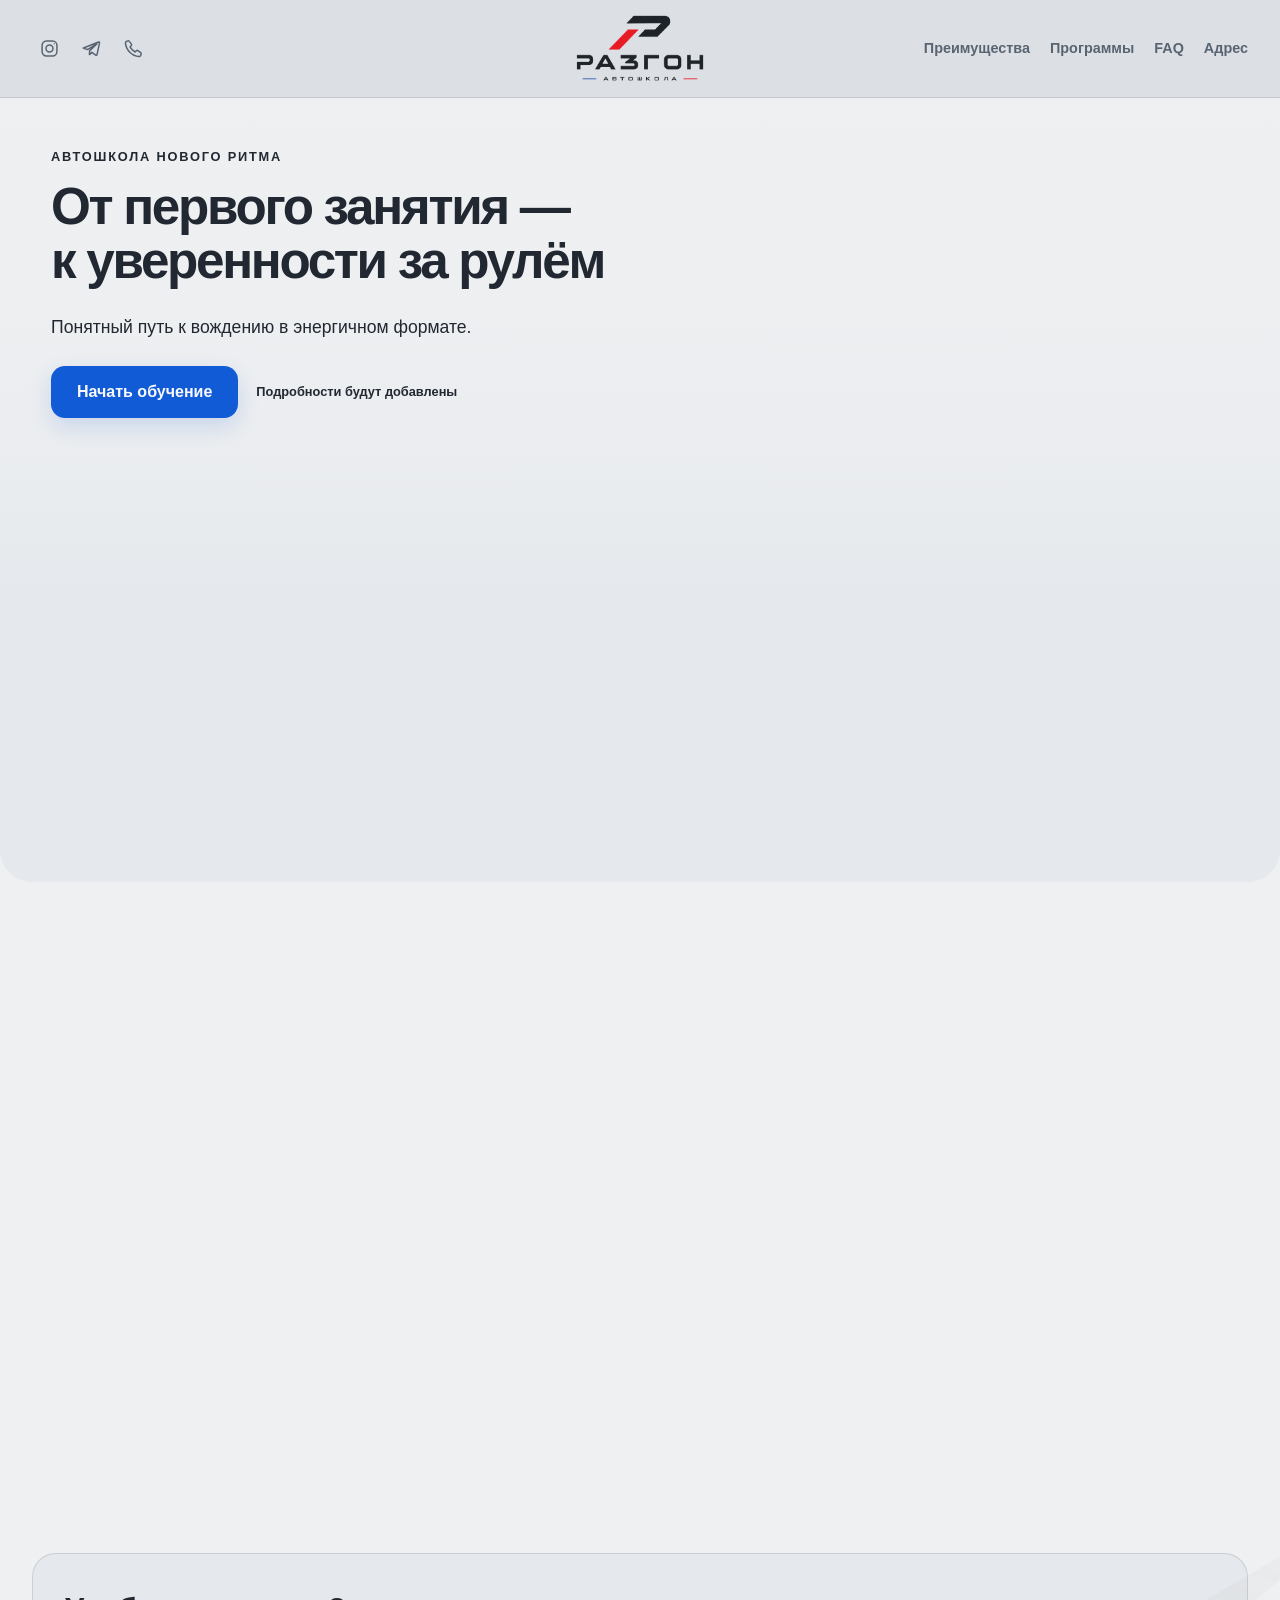
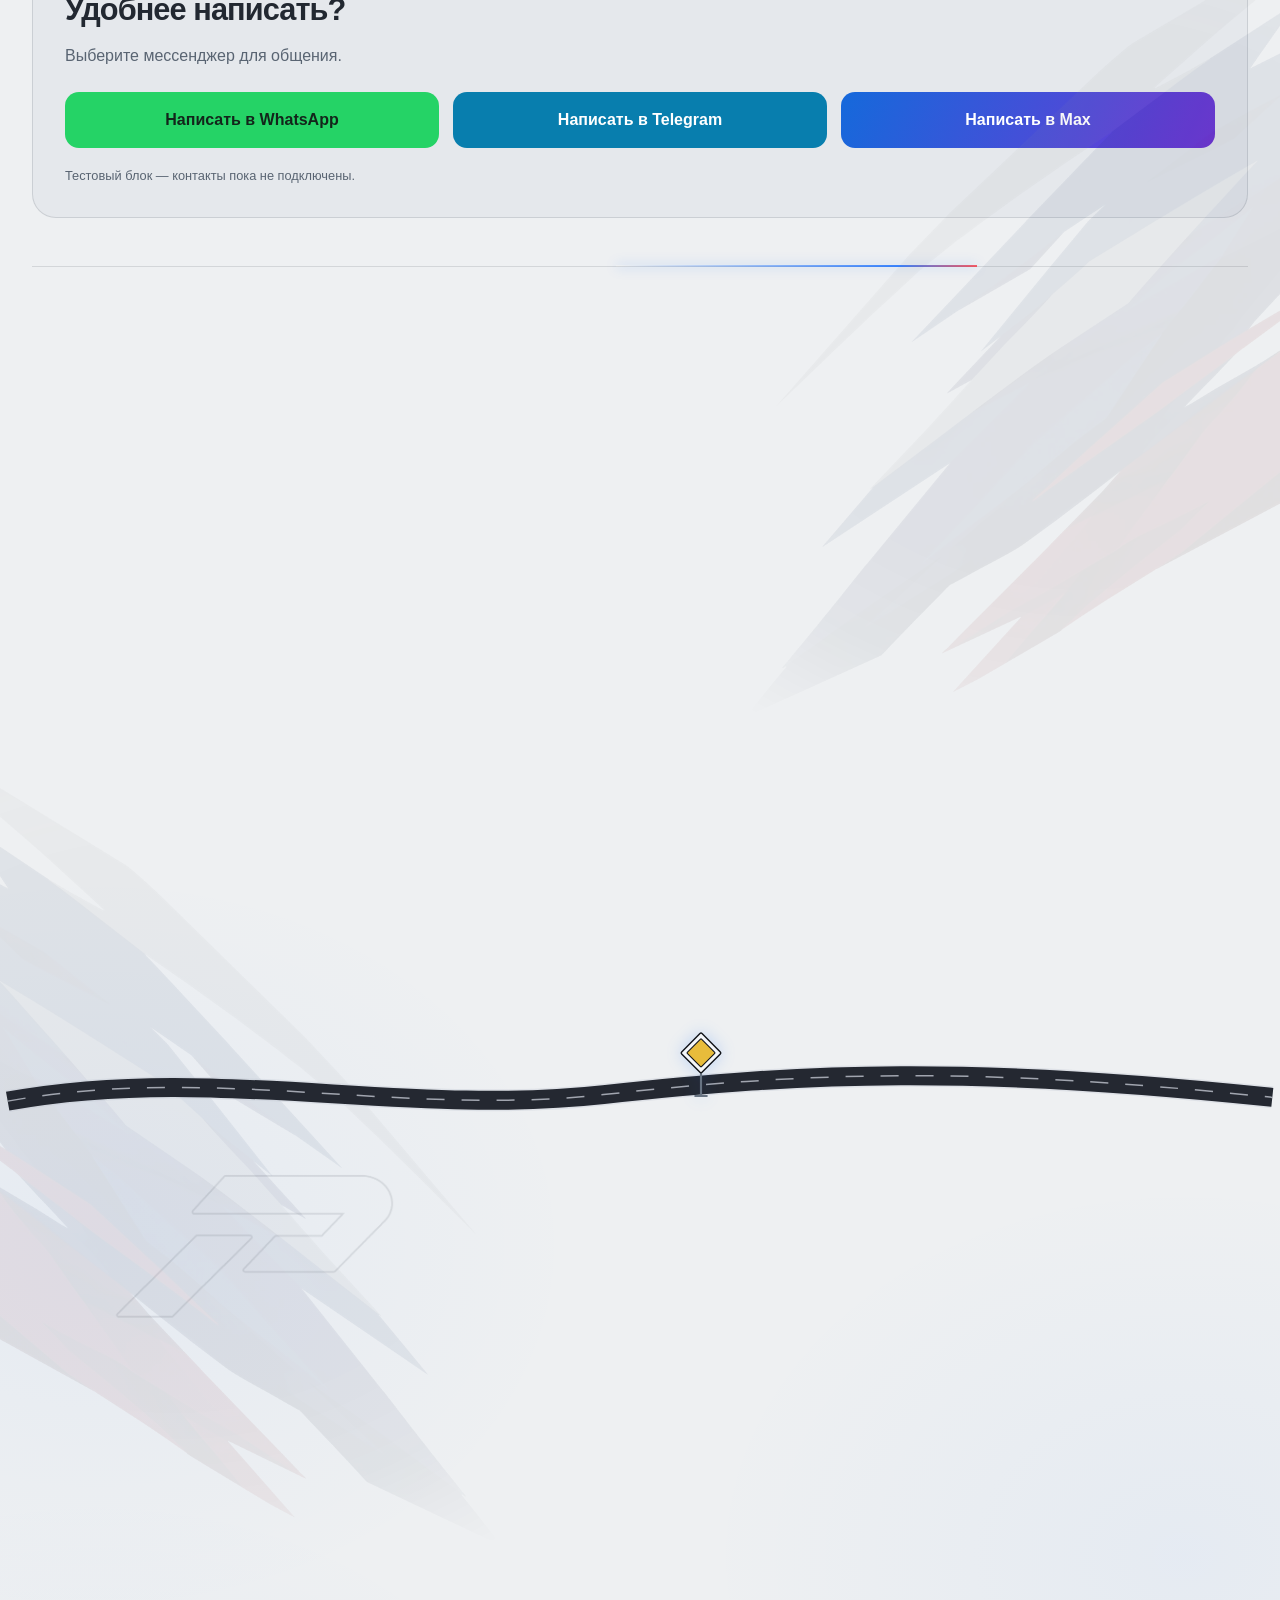
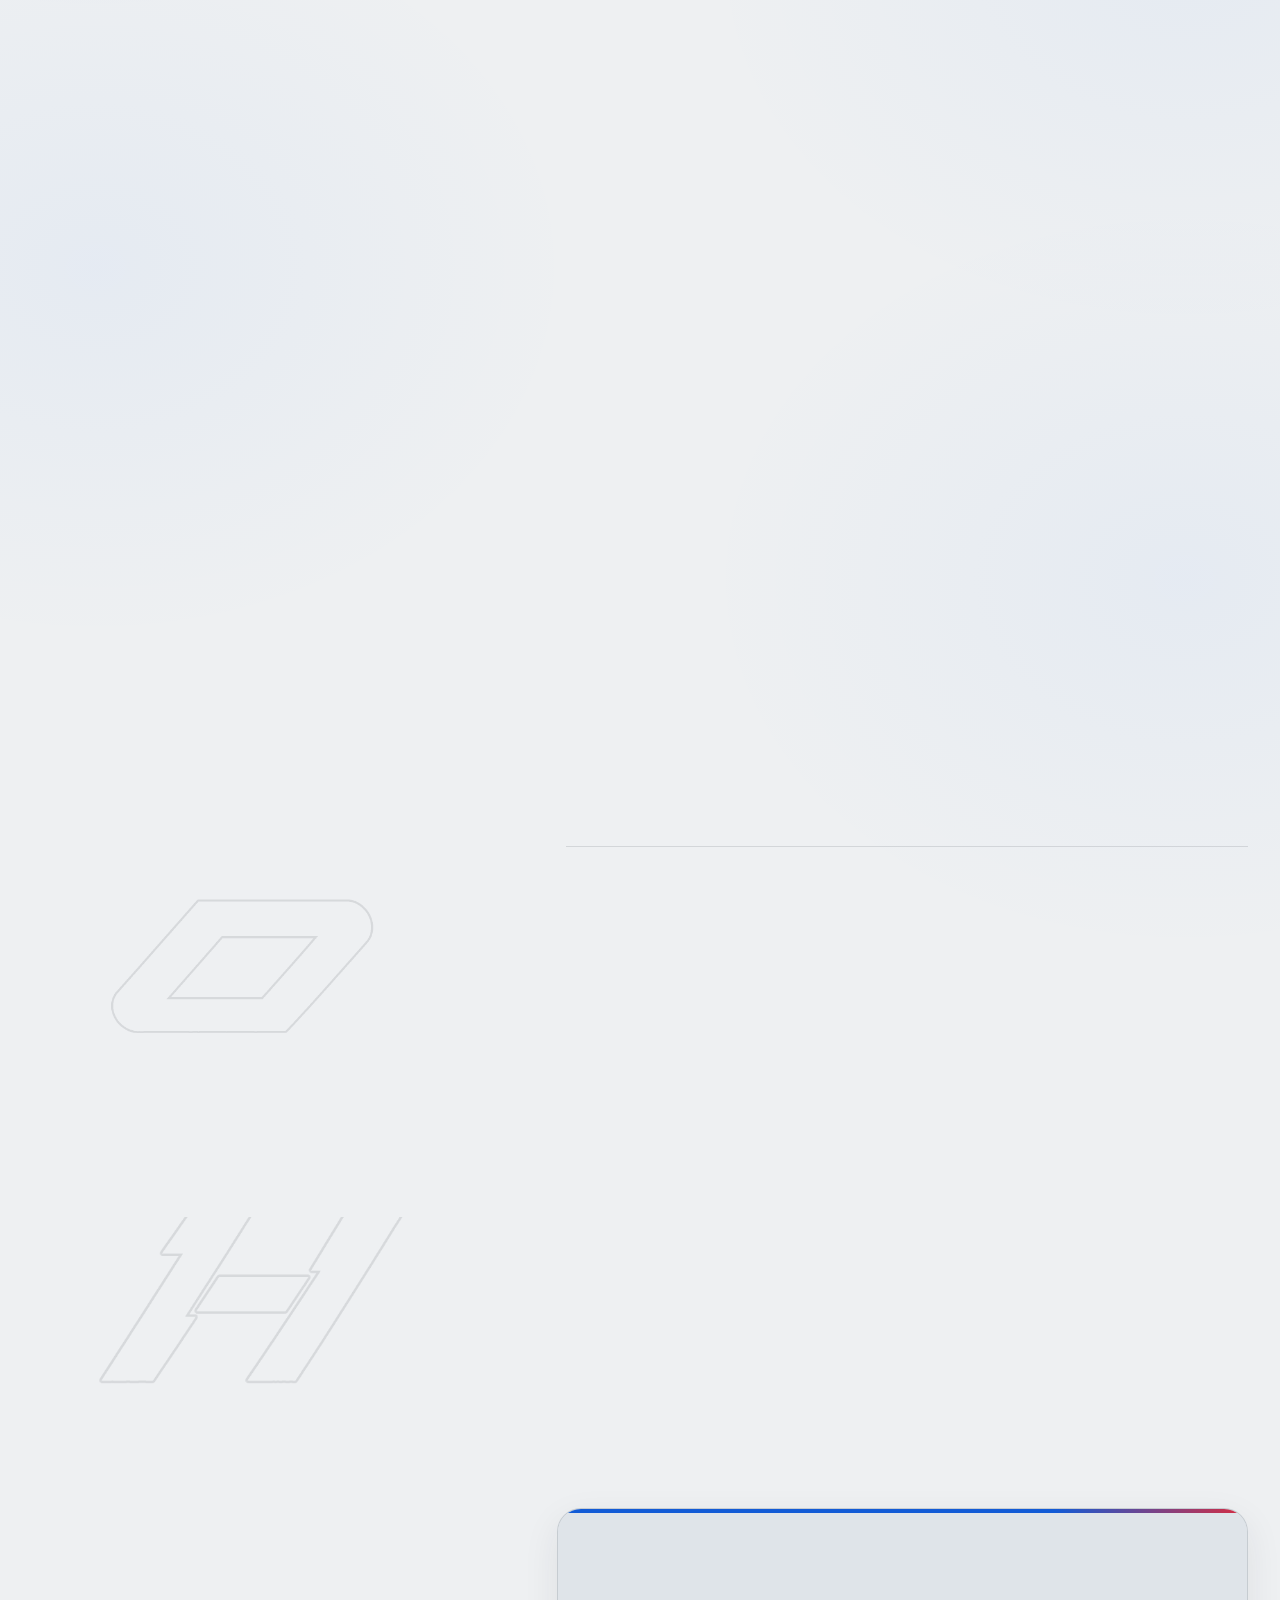
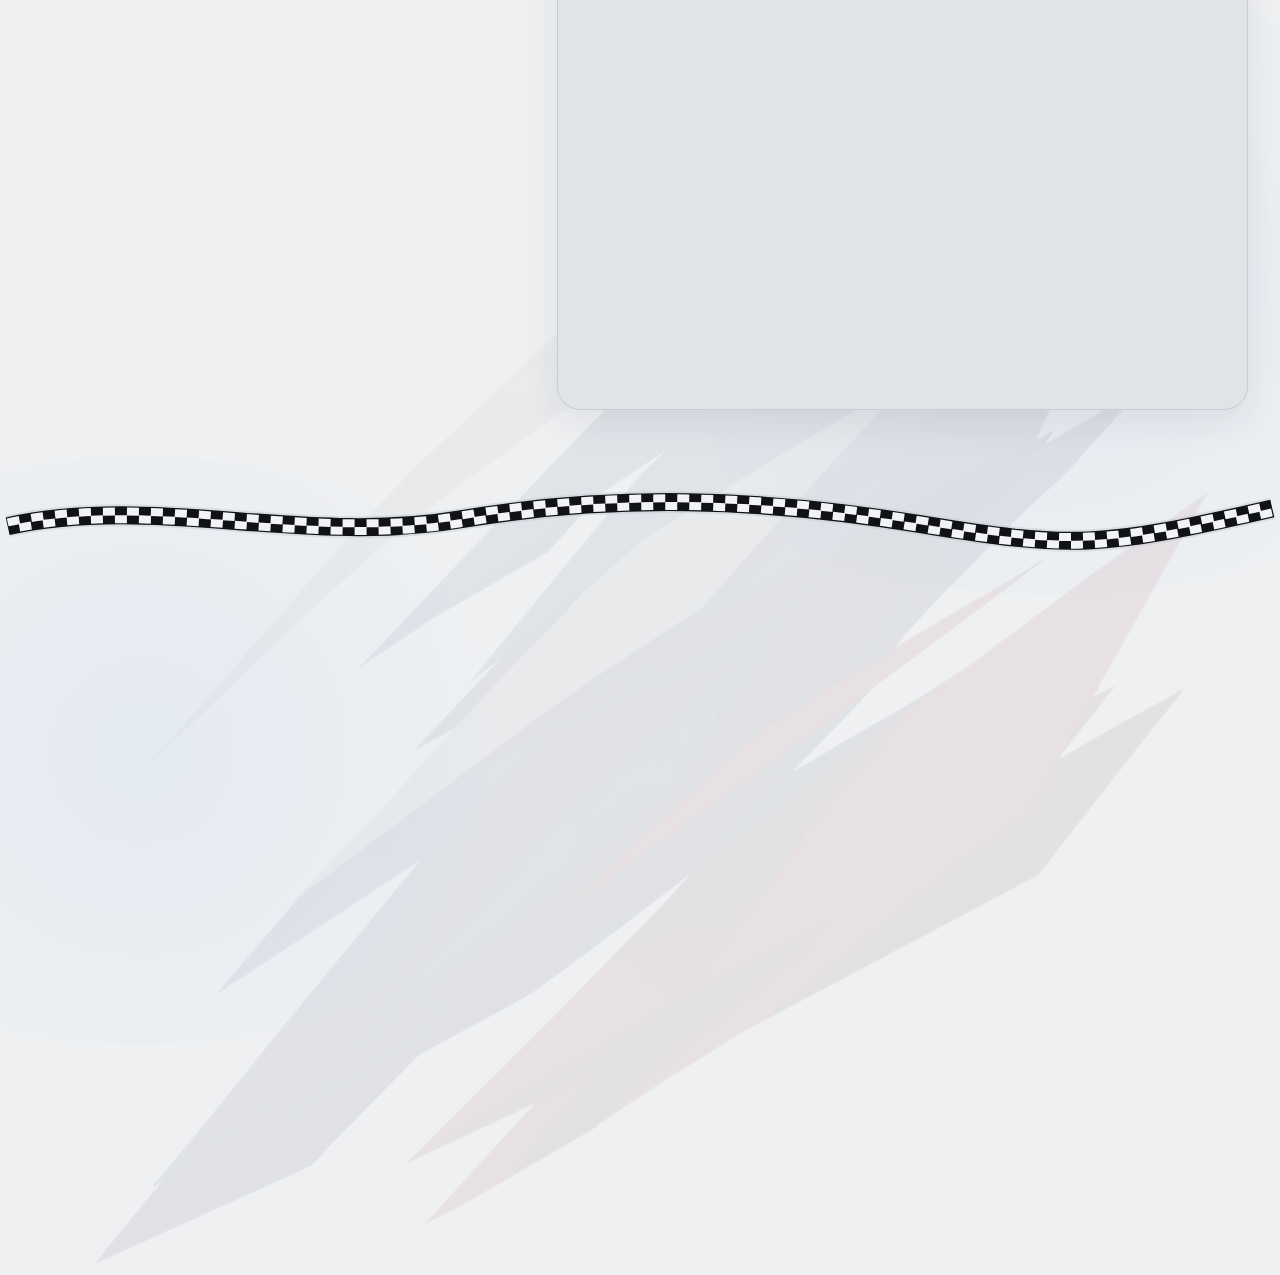
<file: index.html>
<!doctype html>
<html lang="ru">
  <head>
    <meta charset="UTF-8" />
    <meta name="viewport" content="width=device-width, initial-scale=1.0" />
    <meta
      name="description"
      content="Сайт автошколы Razgon."
    />
    <meta name="robots" content="noindex, nofollow" />
    <title>Razgon — автошкола</title>
    <link rel="stylesheet" href="./styles.css?v=20261002-white-7" />
  </head>
  <body id="top">
    <div class="page-shell">
      <header class="site-header site-header-centered">
        <div class="header-branding">
          <a class="brand" href="#top" aria-label="Разгон — на главную">
            <span class="brand-mark brand-mark-full" aria-hidden="true"><img decoding="async" src="./assets/razgon-full-logo-light.webp" alt="" /></span>
          </a>
          <div class="header-socials" aria-label="Способы связи">
            <span class="social-icon" role="img" aria-label="Instagram" title="Instagram"><svg viewBox="0 0 24 24" aria-hidden="true"><rect x="3.5" y="3.5" width="17" height="17" rx="5" /><circle cx="12" cy="12" r="4" /><circle class="social-icon-dot" cx="17.4" cy="6.7" r="0.8" /></svg></span>
            <span class="social-icon" role="img" aria-label="Telegram" title="Telegram"><svg viewBox="0 0 24 24" aria-hidden="true"><path d="M3.5 11.1 20 4.6c.8-.3 1.4.2 1.1 1.2l-2.8 13.1c-.2.9-.8 1.1-1.5.7l-4.3-3.2-2.1 2c-.2.2-.4.4-.8.4l.3-4.4 8-7.2c.3-.3-.1-.5-.5-.2l-9.9 6.2-4.3-1.3c-.9-.3-.9-.7.3-.8Z" /></svg></span>
            <span class="social-icon" role="img" aria-label="Телефон" title="Телефон"><svg viewBox="0 0 24 24" aria-hidden="true"><path d="M7.2 3.8 9.6 7c.4.6.3 1.3-.2 1.8L8 10.2a14.2 14.2 0 0 0 5.8 5.8l1.4-1.4c.5-.5 1.2-.6 1.8-.2l3.2 2.4c.6.4.8 1.2.5 1.8l-.7 1.6c-.3.7-1 1.1-1.8 1-8-.8-14.6-7.4-15.4-15.4-.1-.8.3-1.5 1-1.8l1.6-.7c.6-.3 1.4-.1 1.8.5Z" /></svg></span>
          </div>
        </div>
        <nav id="site-nav" class="site-nav" aria-label="Основная навигация">
          <a href="#advantages">Преимущества</a>
          <a href="#programs">Программы</a>

          <a href="#faq">FAQ</a>
          <a href="#location">Адрес</a>
        </nav>
        <button
          class="menu-toggle"
          aria-label="Меню"
          type="button"
          aria-expanded="false"
          aria-controls="site-nav"
        >
          <span class="menu-toggle-label">Меню</span>
          <span class="menu-toggle-icon" aria-hidden="true">
            <span></span>
            <span></span>
          </span>
        </button>
      </header>

      <main>
        <section class="hero" aria-labelledby="hero-title">
          <div class="hero-copy">
            <p class="eyebrow">Автошкола нового ритма</p>
            <h1 id="hero-title">
              От первого занятия —<br />
              <span>к уверенности за рулём</span>
            </h1>
            <p class="hero-text">
              Понятный путь к вождению в энергичном формате.
            </p>
            <div class="hero-actions">
              <a class="primary-action" href="#demo-form" data-form-dialog-open aria-haspopup="dialog">Начать обучение</a>
              <span>Подробности будут добавлены</span>
            </div>
          </div>

          <div class="hero-visual">
            <picture>
              <source media="(max-width: 800px)" srcset="./assets/razgon-makarovsky-mobile.webp" width="941" height="1672" />
              <img decoding="async"
                src="./assets/razgon-makarovsky-desktop.webp"
                alt="Рендер белого автомобиля Razgon на Макаровском мосту на фоне вечернего Екатеринбурга"
                width="1536"
                height="1024"
                fetchpriority="high"
              />
            </picture>
          </div>
        </section>

        <section id="advantages" class="section section-intro" aria-labelledby="advantages-title">
          <div class="section-heading">
            <p class="eyebrow">Почему Razgon</p>
            <h2 id="advantages-title">Учимся понимать дорогу, а не бояться её</h2>
          </div>
          <div class="feature-grid">
            <article class="feature-card">
              <span class="feature-number">01</span>
              <h3>Ясный маршрут</h3>
              <p>От первого знакомства с теорией до уверенного поведения за рулём.</p>
            </article>
            <article class="feature-card">
              <span class="feature-number">02</span>
              <h3>Больше практики</h3>
              <p>Учебный формат строится вокруг понятных действий и повторения навыков.</p>
            </article>
            <article class="feature-card">
              <span class="feature-number">03</span>
              <h3>Свой темп</h3>
              <p>Гибкий и последовательный процесс позволяет двигаться в комфортном темпе.</p>
            </article>
          </div>
        </section>

        <aside id="messengers" class="messenger-block" data-messenger-block aria-labelledby="messenger-title">
          <div class="messenger-panel">
            <div class="messenger-heading" data-scroll-accent="message">
              <h2 id="messenger-title">Удобнее написать?</h2>
              <span class="message-icon-slot" aria-hidden="true"><img class="message-icon" data-scroll-accent-art src="./assets/message-icon.png" alt="" width="512" height="512" decoding="async" /></span>
            </div>
            <p class="messenger-description">Выберите мессенджер для общения.</p>
            <div class="messenger-actions">
              <button class="messenger-button messenger-whatsapp" type="button" data-messenger-preview="WhatsApp" aria-describedby="messenger-status">Написать в WhatsApp</button>
              <button class="messenger-button messenger-telegram" type="button" data-messenger-preview="Telegram" aria-describedby="messenger-status">Написать в Telegram</button>
              <button class="messenger-button messenger-max" type="button" data-messenger-preview="Max" aria-describedby="messenger-status">Написать в Max</button>
            </div>
            <p id="messenger-status" class="messenger-status" data-messenger-status role="status">Тестовый блок — контакты пока не подключены.</p>
          </div>
        </aside>

        <div class="edge-accent edge-accent-right" aria-hidden="true"><img decoding="async" src="./assets/razgon-flag-print.webp" alt="" loading="lazy" /></div>
        <section id="programs" class="section programs has-section-divider" aria-labelledby="programs-title">
          <div class="section-divider divider-car" data-scroll-accent="car" aria-hidden="true">
            <span class="divider-line"></span>
            <span class="car-trail"></span>
            <span class="car-brake-trace" data-car-brake></span>
            <img decoding="async" class="divider-icon" data-scroll-accent-art src="./assets/car-divider.png" alt="" />
          </div>
          <div class="section-heading section-heading-row">
            <div>
              <p class="eyebrow">Учебные программы</p>
              <h2 id="programs-title">Выберите точку старта</h2>
            </div>
          </div>
          <div class="program-grid">
            <article class="program-card tariff-card">
              <img decoding="async" src="./assets/tariff-start.jpg" alt="Тариф Старт: 16 часов практики, комбинированная теория, внутренние экзамены, стоимость 25 900 рублей" loading="lazy" />
              <button class="tariff-action" type="button" data-form-dialog-open data-program="Старт" aria-haspopup="dialog">Оставить заявку</button>
            </article>
            <article class="program-card tariff-card">
              <img decoding="async" src="./assets/tariff-optima.jpg" alt="Тариф Оптима: 22 часа практики, очная или дистанционная теория, стоимость 29 900 рублей" loading="lazy" />
              <button class="tariff-action" type="button" data-form-dialog-open data-program="Оптима" aria-haspopup="dialog">Оставить заявку</button>
            </article>
            <article class="program-card tariff-card">
              <img decoding="async" src="./assets/tariff-praktik.jpg" alt="Тариф Практик: 32 часа практики, очная или дистанционная теория, стоимость 40 900 рублей" loading="lazy" />
              <button class="tariff-action" type="button" data-form-dialog-open data-program="Практик" aria-haspopup="dialog">Оставить заявку</button>
            </article>
            <article class="program-card tariff-card">
              <img decoding="async" src="./assets/tariff-standart.webp" alt="Тариф Стандарт: 42 часа практики, очная или дистанционная теория, стоимость 48 900 рублей" loading="lazy" />
              <button class="tariff-action" type="button" data-form-dialog-open data-program="Стандарт" aria-haspopup="dialog">Оставить заявку</button>
            </article>
            <article class="program-card tariff-card">
              <img decoding="async" src="./assets/tariff-premium.jpg" alt="Тариф Премиум: 62 часа практики, очная или дистанционная теория, стоимость 58 900 рублей" loading="lazy" />
              <button class="tariff-action" type="button" data-form-dialog-open data-program="Премиум" aria-haspopup="dialog">Оставить заявку</button>
            </article>
          </div>
        </section>

        <div class="edge-accent edge-accent-left" aria-hidden="true"><img decoding="async" src="./assets/razgon-flag-print.webp" alt="" loading="lazy" /></div>
        <section id="teachers" class="section upcoming-section has-section-divider" aria-labelledby="teachers-title">
          <div class="section-divider divider-road-sign" aria-hidden="true">
            <svg class="road-route" viewBox="0 0 1000 90" preserveAspectRatio="none">
              <path class="road-border" d="M-20 58C150 18 302 75 470 51S770 20 1020 54"></path>
              <path class="road-surface" d="M-20 58C150 18 302 75 470 51S770 20 1020 54"></path>
              <path class="road-marking" d="M-20 58C150 18 302 75 470 51S770 20 1020 54"></path>
            </svg>
            <svg class="divider-icon road-sign-icon" viewBox="0 0 64 92">
              <path class="sign-post" d="M32 48v40M24 88h16"></path>
              <rect class="sign-outer" x="12" y="8" width="40" height="40" rx="2" transform="rotate(45 32 28)"></rect>
              <rect class="sign-inner" x="18" y="14" width="28" height="28" rx="1" transform="rotate(45 32 28)"></rect>
            </svg>
          </div>
          <img decoding="async" class="section-letter section-letter-r" src="./assets/razgon-letter-r-outline.png" alt="" aria-hidden="true" loading="lazy" />
          <div class="section-heading">
            <p class="eyebrow">Команда</p>
            <h2 id="teachers-title">Преподаватели</h2>
          </div>
          <div class="upcoming-panel">
            <span class="upcoming-status">Раздел готовится</span>
            <h3>Знакомство с командой — скоро</h3>
            <p>Готовим фотографии и информацию о преподавателях и инструкторах.</p>
          </div>
        </section>

        <section id="fleet" class="section upcoming-section" aria-labelledby="fleet-title">
          <img decoding="async" class="section-letter section-letter-a" src="./assets/razgon-letter-a-outline.png" alt="" aria-hidden="true" loading="lazy" />
          <div class="section-heading">
            <p class="eyebrow">Учебные автомобили</p>
            <h2 id="fleet-title">Автопарк</h2>
          </div>
          <div class="upcoming-panel">
            <span class="upcoming-status">Раздел готовится</span>
            <h3>Автомобили для обучения</h3>
            <p>Здесь появятся фотографии автомобилей, модели и типы коробок передач.</p>
          </div>
        </section>

        <section id="reviews" class="section upcoming-section" aria-labelledby="reviews-title">
          <img decoding="async" class="section-letter section-letter-z" src="./assets/razgon-letter-z-outline.png" alt="" aria-hidden="true" loading="lazy" />
          <div class="section-heading">
            <p class="eyebrow">Опыт учеников</p>
            <h2 id="reviews-title">Отзывы</h2>
          </div>
          <div class="upcoming-panel">
            <span class="upcoming-status">Раздел готовится</span>
            <h3>Здесь будут отзывы учеников</h3>
            <p>Добавим реальные отзывы и ссылки на источники после получения материалов.</p>
          </div>
        </section>

        <section id="promotions" class="section upcoming-section" aria-labelledby="promotions-title">
          <img decoding="async" class="section-letter section-letter-g" src="./assets/razgon-letter-g-outline.png" alt="" aria-hidden="true" loading="lazy" />
          <div class="section-heading">
            <p class="eyebrow">Предложения школы</p>
            <h2 id="promotions-title">Акции</h2>
          </div>
          <div class="upcoming-panel">
            <span class="upcoming-status">Раздел готовится</span>
            <h3>Информация об акциях готовится</h3>
            <p>Условия и сроки предложений появятся после подтверждения автошколой.</p>
          </div>
        </section>

        <section id="faq" class="section faq" aria-labelledby="faq-title">
          <img decoding="async" class="section-letter section-letter-o" src="./assets/razgon-letter-o-outline.png" alt="" aria-hidden="true" loading="lazy" />
          <div class="section-heading">
            <p class="eyebrow">Частые вопросы</p>
            <h2 id="faq-title">Вопросы и ответы</h2>
          </div>
          <div class="faq-list">
            <details>
              <summary>Информация об автошколе</summary>
              <p>Ответ будет добавлен после получения материалов заказчика.</p>
            </details>
            <details>
              <summary>Запись на обучение</summary>
              <p>Условия записи будут добавлены после подключения формы.</p>
            </details>
            <details>
              <summary>Учебные программы</summary>
              <p>Состав программ будет заполнен по подтверждённым материалам заказчика.</p>
            </details>
          </div>
        </section>

        <div class="letter-break" aria-hidden="true">
          <img decoding="async" class="section-letter section-letter-n" src="./assets/razgon-letter-n-outline.png" alt="" loading="lazy" />
        </div>

        <section id="location" class="section location" aria-labelledby="location-title">
          <div class="location-copy">
            <p class="eyebrow">Как нас найти</p>
            <h2 id="location-title">Екатеринбург</h2>
            <address class="location-address">
              <span>ул. Крестинского, д. 46А</span>
              <strong>Офис 1001 · 10 этаж</strong>
            </address>
            <p class="location-note">
              Подробная информация о филиале будет добавлена позднее.
            </p>
            <a
              class="location-link"
              href="https://yandex.ru/maps/?text=%D0%95%D0%BA%D0%B0%D1%82%D0%B5%D1%80%D0%B8%D0%BD%D0%B1%D1%83%D1%80%D0%B3%2C%20%D1%83%D0%BB%D0%B8%D1%86%D0%B0%20%D0%9A%D1%80%D0%B5%D1%81%D1%82%D0%B8%D0%BD%D1%81%D0%BA%D0%BE%D0%B3%D0%BE%2C%2046%D0%90"
              target="_blank"
              rel="noopener noreferrer"
            >
              Открыть в Яндекс Картах <span aria-hidden="true">↗</span>
            </a>
          </div>
          <div class="location-map" data-map-container>
            <div class="location-map-status" aria-live="polite">
              <span data-map-status>Загружаем интерактивную карту…</span>
              <button type="button" data-map-retry>Повторить загрузку</button>
            </div>
            <iframe
              src="about:blank"
              data-map-src="https://yandex.ru/map-widget/v1/?mode=search&amp;text=%D0%95%D0%BA%D0%B0%D1%82%D0%B5%D1%80%D0%B8%D0%BD%D0%B1%D1%83%D1%80%D0%B3%2C%20%D1%83%D0%BB%D0%B8%D1%86%D0%B0%20%D0%9A%D1%80%D0%B5%D1%81%D1%82%D0%B8%D0%BD%D1%81%D0%BA%D0%BE%D0%B3%D0%BE%2C%2046%D0%90&amp;z=16"
              title="Яндекс Карта: Екатеринбург, улица Крестинского, дом 46А"
              loading="eager"
              referrerpolicy="no-referrer-when-downgrade"
              allowfullscreen
            ></iframe>
          </div>
        </section>

        <section id="demo-form" class="section contact has-section-divider" aria-labelledby="contact-title">
          <div class="section-divider divider-finish" aria-hidden="true">
            <svg class="finish-ribbon" viewBox="0 0 1000 90" preserveAspectRatio="none">
              <path class="ribbon-edge" d="M-20 50C100 12 225 73 352 42S600 17 728 47 878 76 1020 29"></path>
              <path class="ribbon-dark" d="M-20 50C100 12 225 73 352 42S600 17 728 47 878 76 1020 29"></path>
              <path class="ribbon-light ribbon-light-top" d="M-20 50C100 12 225 73 352 42S600 17 728 47 878 76 1020 29" transform="translate(0 -4.5)"></path>
              <path class="ribbon-light ribbon-light-bottom" d="M-20 50C100 12 225 73 352 42S600 17 728 47 878 76 1020 29" transform="translate(0 4.5)"></path>
            </svg>
          </div>
          <div class="contact-copy">
            <p class="eyebrow">Запись на обучение</p>
            <h2 id="contact-title">Готовы начать?</h2>
            <p>Форма готовится к подключению. Данные пока не отправляются.</p>
            <div class="contact-messengers" data-messenger-block>
              <div class="messenger-actions" aria-label="Написать в мессенджере">
                <button class="messenger-button messenger-whatsapp" type="button" data-messenger-preview="WhatsApp" aria-describedby="contact-messenger-status">Написать в WhatsApp</button>
                <button class="messenger-button messenger-telegram" type="button" data-messenger-preview="Telegram" aria-describedby="contact-messenger-status">Написать в Telegram</button>
                <button class="messenger-button messenger-max" type="button" data-messenger-preview="Max" aria-describedby="contact-messenger-status">Написать в Max</button>
              </div>
              <p id="contact-messenger-status" class="messenger-status" data-messenger-status role="status">Контакты пока не подключены.</p>
            </div>
          </div>
          <div class="contact-launch-card">
            <span>Отправка будет подключена позднее</span>
            <button class="primary-action" type="button" data-form-dialog-open aria-haspopup="dialog">
              Записаться
            </button>
          </div>
        </section>
      </main>

      <div class="lower-page-art" aria-hidden="true">
        <img decoding="async" src="./assets/razgon-flag-print.webp" alt="" loading="lazy" />
      </div>

      <dialog id="form-dialog" class="program-dialog form-dialog" aria-labelledby="form-dialog-title">
        <div class="program-dialog-panel form-dialog-panel">
          <button class="program-dialog-close" type="button" data-form-dialog-close aria-label="Закрыть форму">×</button>
          <div class="form-dialog-heading">
            <p class="eyebrow">Форма обратной связи</p>
            <h2 id="form-dialog-title">Оставьте свои данные</h2>
            <p>Отправка данных будет подключена позднее.</p>
          </div>

          <form id="learning-form" class="learning-form" novalidate>
            <label for="name">Имя</label>
            <input id="name" name="name" type="text" placeholder="Например, Анна" required />

            <label for="contact">Телефон или электронная почта</label>
            <input id="contact" name="contact" type="text" placeholder="Будет подключено позднее" required />

            <label for="program">Программа</label>
            <select id="program" name="program">
              <option>Старт</option>
              <option>Оптима</option>
              <option>Практик</option>
              <option>Стандарт</option>
              <option>Премиум</option>
            </select>

            <button type="submit">Оставить заявку</button>
            <p id="form-status" class="form-status" aria-live="polite"></p>
          </form>
        </div>
      </dialog>

      <footer class="site-footer" id="footer">
        <a class="brand footer-brand" href="./index.html#top" aria-label="Разгон — на главную">
          <span class="brand-mark" aria-hidden="true"><img decoding="async" src="./assets/razgon-footer-mark-light.webp" alt="" loading="lazy" /></span>
        </a>
        <div class="footer-info">
          <nav class="footer-links" aria-label="Документы">
            <a href="./privacy.html">Конфиденциальность</a>
            <a href="./terms.html">Условия использования</a>
            <a href="./offer.html">Публичная оферта</a>
          </nav>
          <p>Сайт находится в процессе наполнения.</p>
        </div>
        <a href="#top">Наверх ↑</a>
      </footer>
    </div>
    <script src="./script.js?v=20261002-white-7"></script>
    <script src="./scroll-reveal.js?v=20261002-white-7"></script>
  </body>
</html>
</file>
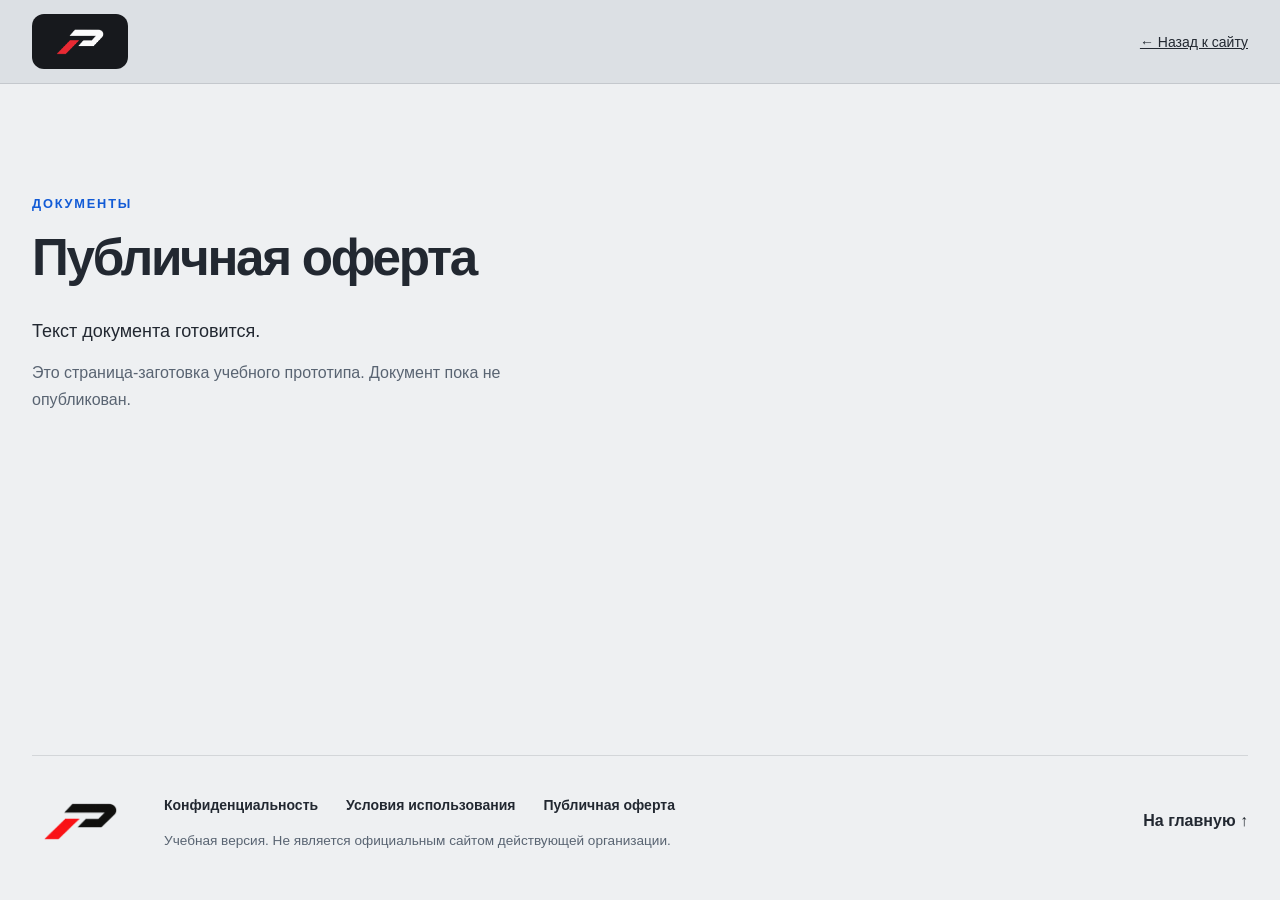
<file: offer.html>
<!doctype html>
<html lang="ru">
  <head>
    <meta charset="UTF-8" />
    <meta name="viewport" content="width=device-width, initial-scale=1.0" />
    <meta name="robots" content="noindex, nofollow" />
    <title>Публичная оферта — Разгон</title>
    <link rel="stylesheet" href="./styles.css?v=20261002-white-7" />
  </head>
  <body>
    <div class="page-shell document-shell">
      <header class="site-header">
        <a class="brand" href="./index.html#top" aria-label="Разгон — на главную">
          <span class="brand-mark" aria-hidden="true"><img decoding="async" src="./assets/razgon-header-mark.png" alt="" /></span>
        </a>
        <a class="document-back" href="./index.html#footer">← Назад к сайту</a>
      </header>
      <main class="section document-page">
        <p class="eyebrow">Документы</p>
        <h1>Публичная оферта</h1>
        <p class="document-notice">Текст документа готовится.</p>
        <p class="document-caption">Это страница-заготовка учебного прототипа. Документ пока не опубликован.</p>
      </main>
      <footer class="site-footer">
        <a class="brand footer-brand" href="./index.html#top" aria-label="Разгон — на главную">
          <span class="brand-mark" aria-hidden="true"><img decoding="async" src="./assets/razgon-footer-mark-light.webp" alt="" /></span>
        </a>
        <div class="footer-info">
          <nav class="footer-links" aria-label="Документы">
            <a href="./privacy.html">Конфиденциальность</a>
            <a href="./terms.html">Условия использования</a>
            <a href="./offer.html">Публичная оферта</a>
          </nav>
          <p>Учебная версия. Не является официальным сайтом действующей организации.</p>
        </div>
        <a href="./index.html">На главную ↑</a>
      </footer>
    </div>
  </body>
</html>
</file>
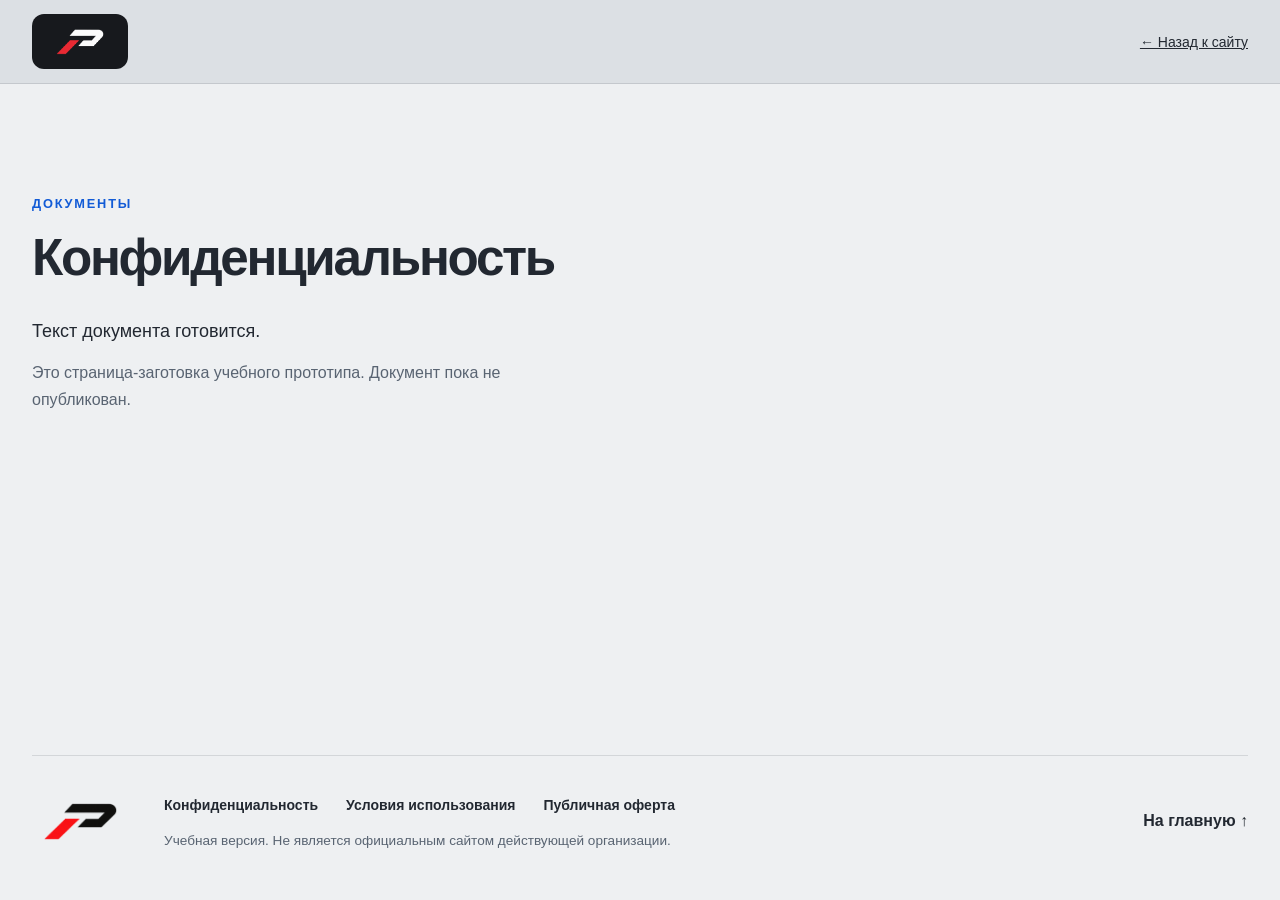
<file: privacy.html>
<!doctype html>
<html lang="ru">
  <head>
    <meta charset="UTF-8" />
    <meta name="viewport" content="width=device-width, initial-scale=1.0" />
    <meta name="robots" content="noindex, nofollow" />
    <title>Конфиденциальность — Разгон</title>
    <link rel="stylesheet" href="./styles.css?v=20261002-white-7" />
  </head>
  <body>
    <div class="page-shell document-shell">
      <header class="site-header">
        <a class="brand" href="./index.html#top" aria-label="Разгон — на главную">
          <span class="brand-mark" aria-hidden="true"><img decoding="async" src="./assets/razgon-header-mark.png" alt="" /></span>
        </a>
        <a class="document-back" href="./index.html#footer">← Назад к сайту</a>
      </header>
      <main class="section document-page">
        <p class="eyebrow">Документы</p>
        <h1>Конфиденциальность</h1>
        <p class="document-notice">Текст документа готовится.</p>
        <p class="document-caption">Это страница-заготовка учебного прототипа. Документ пока не опубликован.</p>
      </main>
      <footer class="site-footer">
        <a class="brand footer-brand" href="./index.html#top" aria-label="Разгон — на главную">
          <span class="brand-mark" aria-hidden="true"><img decoding="async" src="./assets/razgon-footer-mark-light.webp" alt="" /></span>
        </a>
        <div class="footer-info">
          <nav class="footer-links" aria-label="Документы">
            <a href="./privacy.html">Конфиденциальность</a>
            <a href="./terms.html">Условия использования</a>
            <a href="./offer.html">Публичная оферта</a>
          </nav>
          <p>Учебная версия. Не является официальным сайтом действующей организации.</p>
        </div>
        <a href="./index.html">На главную ↑</a>
      </footer>
    </div>
  </body>
</html>
</file>
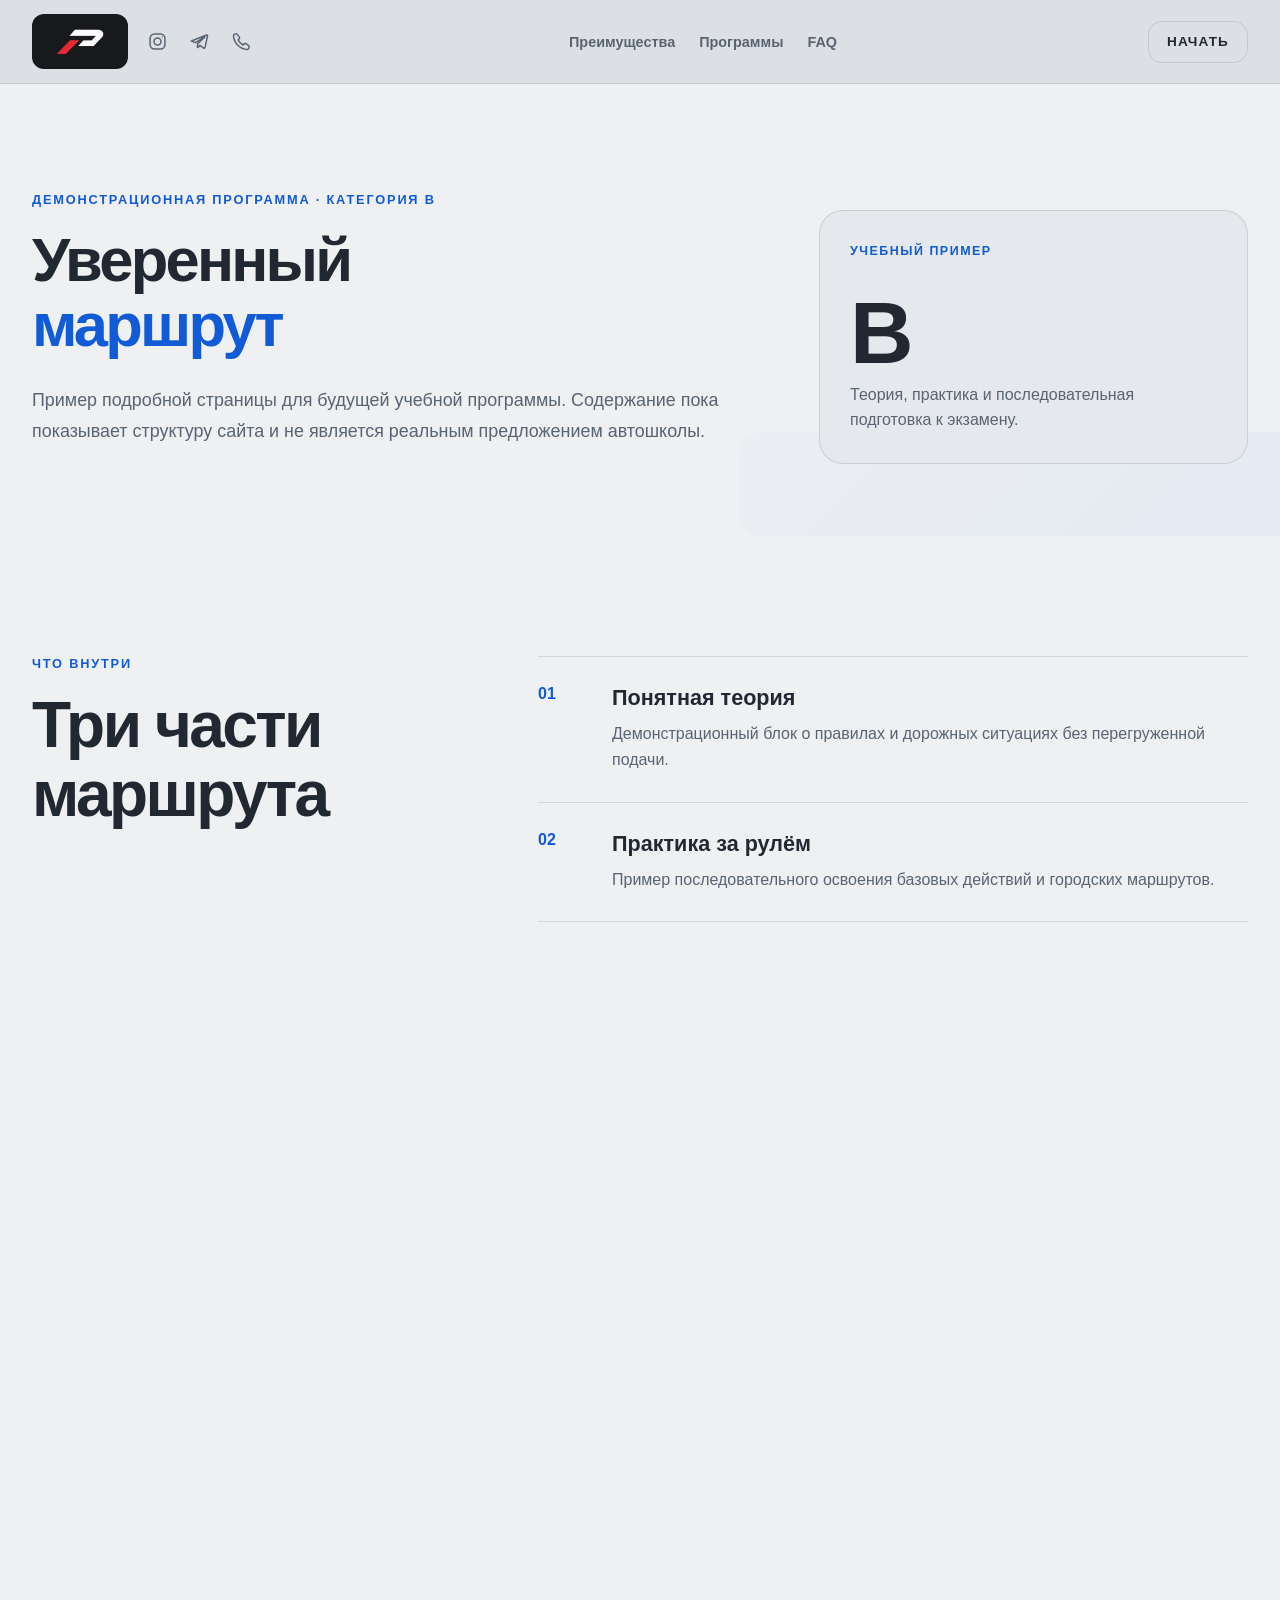
<file: program.html>
<!doctype html>
<html lang="ru">
  <head>
    <meta charset="UTF-8" />
    <meta name="viewport" content="width=device-width, initial-scale=1.0" />
    <meta
      name="description"
      content="Демонстрационная страница учебной программы будущей автошколы Razgon."
    />
    <meta name="robots" content="noindex, nofollow" />
    <title>Уверенный маршрут — учебный прототип Razgon</title>
    <link rel="stylesheet" href="./styles.css?v=20261002-white-7" />
  </head>
  <body>
    <div class="page-shell">
      <header class="site-header">
        <div class="header-branding">
          <a class="brand" href="./index.html" aria-label="Разгон — на главную">
            <span class="brand-mark" aria-hidden="true"><img decoding="async" src="./assets/razgon-header-mark.png" alt="" /></span>
          </a>
          <div class="header-socials" aria-label="Будущие способы связи">
            <span class="social-icon" role="img" aria-label="Instagram" title="Instagram"><svg viewBox="0 0 24 24" aria-hidden="true"><rect x="3.5" y="3.5" width="17" height="17" rx="5" /><circle cx="12" cy="12" r="4" /><circle class="social-icon-dot" cx="17.4" cy="6.7" r="0.8" /></svg></span>
            <span class="social-icon" role="img" aria-label="Telegram" title="Telegram"><svg viewBox="0 0 24 24" aria-hidden="true"><path d="M3.5 11.1 20 4.6c.8-.3 1.4.2 1.1 1.2l-2.8 13.1c-.2.9-.8 1.1-1.5.7l-4.3-3.2-2.1 2c-.2.2-.4.4-.8.4l.3-4.4 8-7.2c.3-.3-.1-.5-.5-.2l-9.9 6.2-4.3-1.3c-.9-.3-.9-.7.3-.8Z" /></svg></span>
            <span class="social-icon" role="img" aria-label="Телефон" title="Телефон"><svg viewBox="0 0 24 24" aria-hidden="true"><path d="M7.2 3.8 9.6 7c.4.6.3 1.3-.2 1.8L8 10.2a14.2 14.2 0 0 0 5.8 5.8l1.4-1.4c.5-.5 1.2-.6 1.8-.2l3.2 2.4c.6.4.8 1.2.5 1.8l-.7 1.6c-.3.7-1 1.1-1.8 1-8-.8-14.6-7.4-15.4-15.4-.1-.8.3-1.5 1-1.8l1.6-.7c.6-.3 1.4-.1 1.8.5Z" /></svg></span>
          </div>
        </div>
        <nav id="site-nav" class="site-nav" aria-label="Основная навигация">
          <a href="./index.html#advantages">Преимущества</a>
          <a href="./index.html#programs">Программы</a>
          <a href="./index.html#faq">FAQ</a>
        </nav>
        <button
          class="menu-toggle"
          type="button"
          aria-expanded="false"
          aria-controls="site-nav"
        >
          <span class="menu-toggle-label">Меню</span>
          <span class="menu-toggle-icon" aria-hidden="true"><span></span><span></span></span>
        </button>
        <a class="header-action" href="./index.html#demo-form">Начать</a>
      </header>

      <main>
        <section class="program-hero" aria-labelledby="program-title">
          <div>
            <p class="eyebrow">Демонстрационная программа · категория B</p>
            <h1 id="program-title">Уверенный<br /><span>маршрут</span></h1>
            <p class="program-lead">
              Пример подробной страницы для будущей учебной программы. Содержание пока
              показывает структуру сайта и не является реальным предложением автошколы.
            </p>
          </div>
          <aside class="program-summary" aria-label="Кратко о программе">
            <span class="program-summary-label">Учебный пример</span>
            <strong>B</strong>
            <p>Теория, практика и последовательная подготовка к экзамену.</p>
          </aside>
        </section>

        <section class="section program-details" aria-labelledby="details-title">
          <div class="section-heading">
            <p class="eyebrow">Что внутри</p>
            <h2 id="details-title">Три части маршрута</h2>
          </div>
          <ol class="detail-list">
            <li>
              <span>01</span>
              <div><h2>Понятная теория</h2><p>Демонстрационный блок о правилах и дорожных ситуациях без перегруженной подачи.</p></div>
            </li>
            <li>
              <span>02</span>
              <div><h2>Практика за рулём</h2><p>Пример последовательного освоения базовых действий и городских маршрутов.</p></div>
            </li>
            <li>
              <span>03</span>
              <div><h2>Подготовка к экзамену</h2><p>Повторение ключевых навыков и разбор типовых ситуаций в учебном формате.</p></div>
            </li>
          </ol>
        </section>

        <section class="section program-next" aria-labelledby="next-title">
          <div>
            <p class="eyebrow">Следующий шаг</p>
            <h2 id="next-title">Вернуться на главную и проверить демо-форму</h2>
          </div>
          <a class="primary-action" href="./index.html#demo-form">К форме</a>
        </section>
      </main>

      <footer class="site-footer">
        <a class="brand footer-brand" href="./index.html#top" aria-label="Разгон — на главную">
          <span class="brand-mark" aria-hidden="true"><img decoding="async" src="./assets/razgon-footer-mark-light.webp" alt="" /></span>
        </a>
        <div class="footer-info">
          <nav class="footer-links" aria-label="Документы">
            <a href="./privacy.html">Конфиденциальность</a>
            <a href="./terms.html">Условия использования</a>
            <a href="./offer.html">Публичная оферта</a>
          </nav>
          <p>Учебная версия. Программа и её содержание являются демонстрационными.</p>
        </div>
        <a href="./index.html">На главную ↑</a>
      </footer>
    </div>
    <script src="./script.js?v=20261002-white-7"></script>
    <script src="./scroll-reveal.js?v=20261002-white-7"></script>
  </body>
</html>
</file>
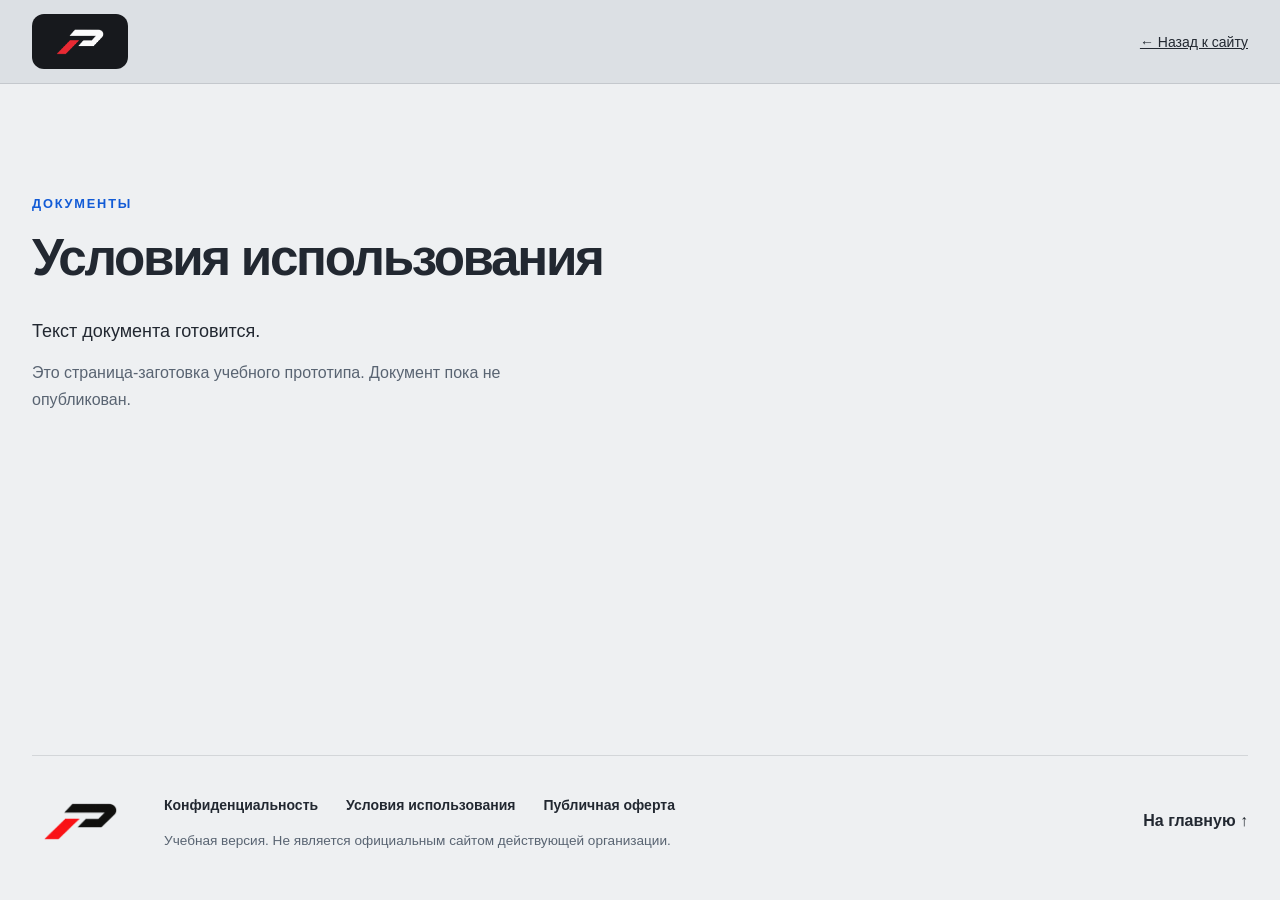
<file: terms.html>
<!doctype html>
<html lang="ru">
  <head>
    <meta charset="UTF-8" />
    <meta name="viewport" content="width=device-width, initial-scale=1.0" />
    <meta name="robots" content="noindex, nofollow" />
    <title>Условия использования — Разгон</title>
    <link rel="stylesheet" href="./styles.css?v=20261002-white-7" />
  </head>
  <body>
    <div class="page-shell document-shell">
      <header class="site-header">
        <a class="brand" href="./index.html#top" aria-label="Разгон — на главную">
          <span class="brand-mark" aria-hidden="true"><img decoding="async" src="./assets/razgon-header-mark.png" alt="" /></span>
        </a>
        <a class="document-back" href="./index.html#footer">← Назад к сайту</a>
      </header>
      <main class="section document-page">
        <p class="eyebrow">Документы</p>
        <h1>Условия использования</h1>
        <p class="document-notice">Текст документа готовится.</p>
        <p class="document-caption">Это страница-заготовка учебного прототипа. Документ пока не опубликован.</p>
      </main>
      <footer class="site-footer">
        <a class="brand footer-brand" href="./index.html#top" aria-label="Разгон — на главную">
          <span class="brand-mark" aria-hidden="true"><img decoding="async" src="./assets/razgon-footer-mark-light.webp" alt="" /></span>
        </a>
        <div class="footer-info">
          <nav class="footer-links" aria-label="Документы">
            <a href="./privacy.html">Конфиденциальность</a>
            <a href="./terms.html">Условия использования</a>
            <a href="./offer.html">Публичная оферта</a>
          </nav>
          <p>Учебная версия. Не является официальным сайтом действующей организации.</p>
        </div>
        <a href="./index.html">На главную ↑</a>
      </footer>
    </div>
  </body>
</html>
</file>
<file: styles.css>
:root {
  color-scheme: light;
  --page-bg: #eef0f2;
  --header-bg: #dce0e4;
  --mobile-header-height: 76px;
  --surface: #e5e8ec;
  --surface-strong: #dfe4e9;
  --ink: #222831;
  --muted: #596472;
  --blue: #125bd6;
  --red: #d82c40;
  --line: rgba(34, 40, 49, 0.13);
  --page-width: 100%;
  --page-gutter: clamp(20px, 2.5vw, 48px);
  --on-accent: #f8f9fb;
  --radius-panel: 24px;
  --radius-control: 14px;
}

* {
  box-sizing: border-box;
}

html {
  scroll-behavior: smooth;
  scroll-padding-top: 16px;
}

body {
  margin: 0;
  min-width: min(320px, 100%);
  background: var(--page-bg);
  color: var(--ink);
  font-family: Inter, "Segoe UI", Arial, sans-serif;
}

body:has(.program-dialog[open]),
body:has(.form-dialog[open]) {
  overflow: hidden;
}

a {
  color: inherit;
}

button,
input,
select {
  font: inherit;
}

.page-shell {
  position: relative;
  min-height: 100vh;
  overflow: clip;
  isolation: isolate;
  background: var(--page-bg);
}

.page-shell::before,
.page-shell::after {
  content: none;
}

.site-header {
  position: relative;
  z-index: 10;
  width: 100%;
  min-height: 84px;
  margin: 0 auto;
  padding-inline: var(--page-gutter);
  display: flex;
  align-items: center;
  justify-content: space-between;
  border-bottom: 1px solid var(--line);
  background: var(--header-bg);
}

.site-header-centered {
  display: grid;
  grid-template-columns: minmax(0, 1fr) auto minmax(0, 1fr);
  column-gap: 24px;
  padding-block: 12px;
}

.site-header-centered .header-branding { display: contents; }
.site-header-centered .brand { grid-column: 2; grid-row: 1; justify-self: center; }
.site-header-centered .header-socials { grid-column: 1; grid-row: 1; justify-self: start; }
.site-header-centered .site-nav {
  z-index: 10;
  grid-column: 3;
  grid-row: 1;
  justify-self: end;
  justify-content: flex-end;
  flex-wrap: wrap;
  gap: 12px 20px;
}
.site-header-centered .menu-toggle { grid-column: 3; grid-row: 1; justify-self: end; }

@media (max-width: 800px) {
  .site-header-centered { column-gap: 12px; }
  .site-header-centered .site-nav { grid-column: 1 / -1; justify-self: stretch; justify-content: stretch; gap: 0; }
}

@media (max-width: 400px) {
  .site-header-centered .menu-toggle-label { display: none; }
}

.menu-toggle {
  display: none;
}

.site-header .brand-mark-full {
  width: 142px;
  aspect-ratio: 1323 / 680;
}

.site-header .brand:has(.brand-mark-full) {
  mix-blend-mode: normal;
}

.edge-accent {
  position: relative;
  z-index: 0;
  height: 0;
  pointer-events: none;
  user-select: none;
}

.edge-accent img {
  position: absolute;
  top: clamp(-560px, -30vw, -360px);
  width: clamp(860px, 78vw, 1480px);
  height: auto;
  opacity: 0.065;
  filter: brightness(0.58) saturate(0.9) contrast(1.08);
  -webkit-mask-image: radial-gradient(ellipse at center, #000 0 48%, rgba(0, 0, 0, 0.8) 64%, transparent 84%);
  mask-image: radial-gradient(ellipse at center, #000 0 48%, rgba(0, 0, 0, 0.8) 64%, transparent 84%);
}

.edge-accent-right img {
  right: clamp(-560px, -24vw, -260px);
  transform: rotate(-3deg);
}

.edge-accent-left img {
  left: clamp(-580px, -26vw, -280px);
  transform: scaleX(-1) rotate(-4deg);
}

@media (max-width: 600px) {
  .site-header .brand-mark-full { width: 112px; }
  .edge-accent img {
    top: -230px;
    width: 190vw;
    opacity: 0.035;
  }
  .edge-accent-right img { right: -92vw; }
  .edge-accent-left img { left: -92vw; }
}

@media (max-width: 400px) {
  .site-header-centered .brand-mark-full { width: 100px; }
}

@media (max-width: 360px) {
  .site-header-centered .header-socials { gap: 2px; }
  .site-header-centered .social-icon { width: 26px; }
}

.header-branding,
.header-socials {
  display: flex;
  align-items: center;
}

.header-branding {
  gap: 12px;
}

.brand {
  display: inline-flex;
  align-items: center;
  gap: 12px;
  text-decoration: none;
  font-weight: 800;
  letter-spacing: 0.18em;
}

.brand-mark {
  position: relative;
  width: 96px;
  aspect-ratio: 1672 / 941;
  flex: 0 0 auto;
  overflow: hidden;
  border-radius: 12px;
  background: #17191d;
}

.brand-mark img {
  position: absolute;
  inset: 0;
  width: 100%;
  height: 100%;
  object-fit: contain;
  mix-blend-mode: screen;
  transition: filter 180ms ease;
  padding: 8px;
}

.brand-mark-full {
  border-radius: 0;
  background: transparent;
}

.brand-mark-full img {
  padding: 0;
  mix-blend-mode: normal;
}

.header-socials {
  gap: 8px;
}

.social-icon {
  width: 34px;
  height: 34px;
  display: grid;
  place-items: center;
  color: var(--muted);
  border-radius: 10px;
}

.social-icon svg {
  width: 21px;
  height: 21px;
  overflow: visible;
  fill: none;
  stroke: currentColor;
  stroke-width: 1.7;
  stroke-linecap: round;
  stroke-linejoin: round;
  transition: color 180ms ease, filter 180ms ease, transform 180ms ease;
}

.social-icon-dot {
  fill: currentColor;
  stroke: none;
}

.social-icon:hover svg {
  color: var(--blue);
  filter: none;
  transform: translateY(-1px);
}

.brand:hover .brand-mark img,
.brand:focus-visible .brand-mark img {
  filter: brightness(1.08);
}

.demo-label,
.eyebrow {
  color: var(--muted);
  font-size: 0.8rem;
  font-weight: 700;
  letter-spacing: 0.14em;
  text-transform: uppercase;
}

.site-nav {
  display: flex;
  align-items: center;
  gap: 24px;
}

.site-nav a {
  color: var(--muted);
  font-size: 0.9rem;
  font-weight: 700;
  text-decoration: none;
  transition: color 160ms ease;
}

.site-nav a:hover {
  color: var(--ink);
}

.header-action {
  display: inline-flex;
  min-height: 42px;
  align-items: center;
  padding: 0 18px;
  border: 1px solid var(--line);
  font-size: 0.85rem;
  font-weight: 800;
  text-decoration: none;
  text-transform: uppercase;
  letter-spacing: 0.08em;
  border-radius: var(--radius-control);
}

.hero {
  position: relative;
  isolation: isolate;
  width: 100%;
  min-height: calc(100vh - 98px - 18px);
  min-height: calc(100svh - 98px - 18px);
  margin: 0;
  display: flex;
  align-items: flex-start;
  padding: clamp(32px, 4vw, 72px);
  overflow: hidden;
  border: 0;
  border-radius: 0 0 32px 32px;
  background: var(--surface);
}

.hero > * {
  position: relative;
  z-index: 1;
}

.hero-copy {
  z-index: 3;
  width: min(1050px, 90%);
  color: var(--ink);
}

.hero .eyebrow,
.hero h1 span {
  color: var(--ink);
}

.hero h1 {
  font-size: clamp(2.7rem, 4vw, 4.5rem);
}

.hero .eyebrow {
  margin-bottom: 16px;
}

.eyebrow {
  margin: 0 0 20px;
  color: var(--blue);
}

h1,
h2,
p {
  margin-top: 0;
}

h1 {
  max-width: 880px;
  margin-bottom: 24px;
  font-size: clamp(3rem, 4.8vw, 5.4rem);
  line-height: 1.06;
  letter-spacing: -0.045em;
}

h1 span {
  color: var(--blue);
}

.hero-text {
  max-width: 620px;
  margin-bottom: 24px;
  color: var(--ink);
  font-size: 1.1rem;
  line-height: 1.65;
}

.primary-action {
  display: inline-flex;
  min-height: 52px;
  align-items: center;
  justify-content: center;
  padding: 0 26px;
  background: var(--blue);
  color: var(--on-accent);
  font-weight: 800;
  text-decoration: none;
  box-shadow: 0 8px 22px rgba(18, 91, 214, 0.16);
  transition: transform 160ms ease, background-color 160ms ease;
  border-radius: var(--radius-control);
}

.hero-actions {
  display: flex;
  align-items: center;
  gap: 18px;
  flex-wrap: wrap;
}

.hero-actions > span {
  color: var(--ink);
  font-size: 0.8rem;
  font-weight: 700;
}

.primary-action:hover {
  background: #104eb8;
  transform: translateY(-2px);
}

.primary-action:focus-visible,
.brand:focus-visible,
.site-nav a:focus-visible,
.menu-toggle:focus-visible,
.header-action:focus-visible,
.program-card a:focus-visible,
.site-footer a:focus-visible,
summary:focus-visible,
button:focus-visible,
input:focus-visible,
select:focus-visible {
  outline: 3px solid var(--blue);
  outline-offset: 4px;
}

.hero-visual {
  position: absolute;
  top: 0;
  right: 0;
  bottom: 0;
  z-index: 0;
  width: 100%;
  min-height: 0;
  overflow: hidden;
  isolation: isolate;
  border: 0;
  border-radius: 0;
  background: transparent;
  box-shadow: none;
  pointer-events: none;
}

.hero-visual picture,
.hero-visual img {
  position: absolute;
  inset: 0;
  z-index: -2;
  width: 100%;
  height: 100%;
  object-fit: cover;
  object-position: 50% 58%;
}

.hero-visual::before {
  content: none;
}

.hero-visual::after {
  content: "";
  position: absolute;
  inset: -1px;
  z-index: -1;
  border-radius: inherit;
  background: linear-gradient(180deg, rgba(238, 240, 242, 0.96), rgba(238, 240, 242, 0.9) 26%, rgba(238, 240, 242, 0.72) 40%, transparent 65%);
}

.section,
.messenger-block,
.site-footer {
  width: min(var(--page-width), calc(100% - 2 * var(--page-gutter)));
  margin: 0 auto;
}

.section {
  position: relative;
  isolation: isolate;
  padding: 112px 0;
  border-top: 0;
  scroll-margin-top: 16px;
}

.section::before {
  content: none;
}

.section::after {
  content: none;
}

.section > * {
  position: relative;
  z-index: 1;
}

.section-divider {
  position: absolute;
  top: -22px;
  right: 0;
  left: 0;
  z-index: 2;
  height: 44px;
  pointer-events: none;
}

.section-divider .divider-line {
  position: absolute;
  top: 50%;
  right: 0;
  left: 0;
  height: 1px;
  background: var(--line);
}

.section-divider .divider-icon {
  position: absolute;
  top: 50%;
  z-index: 2;
  box-sizing: content-box;
  background: var(--page-bg);
  transform: translate(-50%, -50%);
}

.divider-car {
  --car-stop: 80%;
  --car-size: 92px;
}

.divider-car .divider-icon {
  left: var(--car-stop);
  width: var(--car-size);
  padding: 0;
  background: transparent;
  filter: brightness(0) opacity(0.7);
  transform: translate(-50%, -69%);
  transform-origin: 50% 69%;
}

.car-brake-trace {
  position: absolute;
  top: calc(50% - 1px);
  left: var(--car-stop);
  z-index: 1;
  width: 54px;
  height: 5px;
  opacity: 0;
  translate: calc(-100% - var(--car-size) * 0.28) 0;
  transform-origin: right center;
  pointer-events: none;
}

.car-brake-trace::before,
.car-brake-trace::after {
  content: "";
  position: absolute;
  right: 0;
  left: 0;
  height: 1px;
  border-radius: 50%;
  background: linear-gradient(90deg, transparent, #596472);
}

.car-brake-trace::after {
  top: 3px;
  left: 8px;
}

.divider-car .car-trail {
  position: absolute;
  top: calc(50% - 1px);
  left: 48%;
  right: calc(20% + 28px);
  z-index: 1;
  width: auto;
  height: 2px;
  background: linear-gradient(90deg, transparent, rgba(20, 108, 255, 0.18) 18%, rgba(20, 108, 255, 0.82) 78%, rgba(245, 45, 58, 0.76));
  box-shadow: 0 0 12px rgba(20, 108, 255, 0.34);
}

.divider-car .divider-line {
  right: 0;
}

.divider-road-sign {
  top: -42px;
  height: 84px;
}

.divider-road-sign .road-route {
  position: absolute;
  inset: 0;
  width: 100%;
  height: 100%;
  overflow: visible;
}

.divider-road-sign .road-border,
.divider-road-sign .road-surface,
.divider-road-sign .road-marking {
  fill: none;
  vector-effect: non-scaling-stroke;
}

.divider-road-sign .road-border {
  stroke: rgba(190, 197, 208, 0.34);
  stroke-width: 22;
}

.divider-road-sign .road-surface {
  stroke: #242831;
  stroke-width: 19;
}

.divider-road-sign .road-marking {
  stroke: rgba(220, 225, 234, 0.68);
  stroke-width: 1.5;
  stroke-dasharray: 18 17;
}

.divider-road-sign .divider-icon {
  top: 50%;
  left: 55%;
  width: 46px;
  padding: 0;
  background: transparent;
  overflow: visible;
  filter: drop-shadow(0 0 8px rgba(20, 108, 255, 0.22));
  transform: translate(-50%, -85%);
}

.divider-road-sign .sign-outer {
  fill: #f5f7fa;
  stroke: #111318;
  stroke-width: 2;
}

.divider-road-sign .sign-inner {
  fill: #e8bc3b;
  stroke: #111318;
  stroke-width: 1.5;
}

.divider-road-sign .sign-post {
  fill: none;
  stroke: #677382;
  stroke-width: 3;
  stroke-linecap: round;
}

.divider-finish {
  top: -38px;
  height: 76px;
}

.divider-finish .finish-ribbon {
  position: absolute;
  inset: 0;
  width: 100%;
  height: 100%;
  overflow: visible;
}

.divider-finish .ribbon-edge,
.divider-finish .ribbon-dark,
.divider-finish .ribbon-light {
  fill: none;
  vector-effect: non-scaling-stroke;
}

.divider-finish .ribbon-edge {
  stroke: rgba(190, 197, 208, 0.42);
  stroke-width: 22;
}

.divider-finish .ribbon-dark {
  stroke: #101216;
  stroke-width: 18;
}

.divider-finish .ribbon-light {
  stroke: #f1f3f6;
  stroke-width: 8;
  stroke-dasharray: 12 12;
}

.divider-finish .ribbon-light-bottom {
  stroke-dashoffset: 12;
}

.section-intro {
  border-top: 0;
  padding-bottom: 48px;
}

.section-intro::before {
  content: none;
}

.messenger-block {
  margin-bottom: 48px;
  scroll-margin-top: 16px;
}

.messenger-panel {
  padding: 32px;
  border: 1px solid var(--line);
  border-radius: var(--radius-panel);
  background: var(--surface);
}

.messenger-heading {
  display: flex;
  align-items: center;
  gap: 14px;
  margin-bottom: 10px;
}

.messenger-heading h2 {
  min-width: 0;
  margin: 0;
  font-size: clamp(1.5rem, 2.4vw, 2rem);
  line-height: 1.2;
  letter-spacing: -0.03em;
}

.message-icon-slot {
  width: 44px;
  height: 48px;
  display: grid;
  place-items: center;
  flex: 0 0 auto;
  overflow: hidden;
}

.message-icon {
  width: 40px;
  height: 40px;
  flex: 0 0 auto;
  object-fit: contain;
  pointer-events: none;
}

.scroll-accent-pending [data-scroll-accent-art] {
  opacity: 0;
}

.messenger-description {
  margin-bottom: 24px;
  color: var(--muted);
  line-height: 1.5;
}

.messenger-actions {
  display: grid;
  grid-template-columns: repeat(3, minmax(0, 1fr));
  gap: 14px;
}

.messenger-button {
  min-height: 56px;
  padding: 14px 18px;
  border: 0;
  border-radius: var(--radius-control);
  color: #fff;
  font-weight: 750;
  line-height: 1.4;
  cursor: pointer;
  transition: filter 160ms ease, transform 160ms ease;
}

.messenger-button:hover {
  filter: brightness(0.95);
  transform: translateY(-2px);
}

.messenger-whatsapp {
  background: #25d366;
  color: #13251b;
}

.messenger-telegram {
  background: #087eae;
}

.messenger-max {
  background: linear-gradient(115deg, #1569db, #7137d5);
}

.messenger-status {
  min-height: 1.5em;
  margin: 18px 0 0;
  color: var(--muted);
  font-size: 0.8rem;
  line-height: 1.5;
}

.section-letter {
  position: absolute;
  z-index: 0;
  display: block;
  width: clamp(250px, 29vw, 460px);
  height: auto;
  overflow: visible;
  opacity: 0.13;
  pointer-events: none;
  user-select: none;
  filter: brightness(0.4);
}

.section > .section-letter {
  position: absolute;
  z-index: 0;
}

.section-letter-r,
.section-letter-a,
.section-letter-z,
.section-letter-g,
.section-letter-o {
  top: 50%;
  left: 2%;
  transform: translateY(-50%);
}

.section-letter-r {
  width: clamp(270px, 31vw, 500px);
}

.letter-break {
  position: relative;
  z-index: 0;
  height: clamp(150px, 14vw, 230px);
  overflow: hidden;
}

.letter-break .section-letter-n {
  top: 50%;
  left: 2%;
  width: clamp(280px, 34vw, 520px);
  transform: translateY(-50%);
}

.section-heading {
  max-width: 800px;
  margin-bottom: 48px;
}

.section-heading-row {
  max-width: none;
  display: flex;
  align-items: end;
  justify-content: space-between;
  gap: 48px;
}

.section-heading h2,
.contact h2 {
  margin-bottom: 0;
  font-size: clamp(2rem, 5vw, 4rem);
  line-height: 1.08;
  letter-spacing: -0.04em;
}

.section-note {
  max-width: 420px;
  margin-bottom: 4px;
  color: var(--muted);
  font-size: 1rem;
  line-height: 1.6;
}

.feature-grid {
  display: grid;
  grid-template-columns: repeat(3, 1fr);
  gap: 18px;
}

.feature-card {
  min-height: 290px;
  padding: 32px;
  background: #e1e3e5;
  border: 0;
  border-radius: var(--radius-panel);
}

.feature-number {
  display: block;
  margin-bottom: 80px;
  color: var(--blue);
  font-size: 0.85rem;
  font-weight: 800;
}

.feature-card h3,
.program-card h3 {
  margin: 0 0 12px;
  font-size: 1.35rem;
}

.feature-card p,
.program-card > p,
.faq-list p,
.contact-copy > p:not(.eyebrow) {
  color: var(--muted);
  line-height: 1.65;
}

.upcoming-section {
  display: grid;
  grid-template-columns: minmax(0, 0.85fr) minmax(0, 1.15fr);
  align-items: center;
  gap: clamp(24px, 4vw, 64px);
}

#teachers::after,
#fleet::after,
#reviews::after,
#promotions::after {
  content: "";
  position: absolute;
  top: 50%;
  z-index: 0;
  width: clamp(720px, 74vw, 1420px);
  height: clamp(480px, 58vw, 920px);
  border-radius: 50%;
  background: radial-gradient(ellipse at center, rgba(20, 108, 255, 0.045), transparent 72%);
  opacity: 0.95;
  transform: translateY(-50%);
  pointer-events: none;
}

#teachers::after,
#reviews::after {
  right: auto;
  left: -32vw;
}

#fleet::after,
#promotions::after {
  right: -32vw;
  left: auto;
}

@media (max-width: 600px) {
  #teachers::after,
  #fleet::after,
  #reviews::after,
  #promotions::after {
    width: 180vw;
    height: 150vw;
    opacity: 0.68;
  }
  #teachers::after,
  #reviews::after {
    left: -92vw;
  }
  #fleet::after,
  #promotions::after {
    right: -92vw;
  }
}

.page-shell > main,
.site-footer {
  position: relative;
  z-index: 1;
}

.lower-page-art {
  position: absolute;
  right: 0;
  bottom: 0;
  left: 0;
  z-index: 0;
  height: 0;
  pointer-events: none;
  user-select: none;
}

.lower-page-art::before,
.lower-page-art::after {
  content: "";
  position: absolute;
  border-radius: 50%;
  background: radial-gradient(circle, rgba(20, 108, 255, 0.045) 0, transparent 70%);
}

.lower-page-art::before {
  right: -18vw;
  bottom: clamp(680px, 52vw, 1040px);
  width: clamp(720px, 72vw, 1380px);
  height: clamp(520px, 48vw, 920px);
}

.lower-page-art::after {
  left: -22vw;
  bottom: clamp(120px, 18vw, 380px);
  width: clamp(620px, 66vw, 1260px);
  height: clamp(500px, 46vw, 880px);
}

.lower-page-art img {
  position: absolute;
  bottom: 0;
  right: -12vw;
  width: 124vw;
  max-width: none;
  height: auto;
  opacity: 0.06;
  filter: brightness(0.58) saturate(0.92) contrast(1.08);
  transform: rotate(-3deg);
  transform-origin: center;
  -webkit-mask-image: linear-gradient(to bottom, transparent 0%, rgba(0, 0, 0, 0.7) 18%, #000 34%, #000 100%);
  mask-image: linear-gradient(to bottom, transparent 0%, rgba(0, 0, 0, 0.7) 18%, #000 34%, #000 100%);
}

@media (max-width: 600px) {
  .lower-page-art img {
    right: -130vw;
    width: 340vw;
    opacity: 0.03;
  }
  .lower-page-art::before {
    right: -85vw;
    bottom: 760px;
    width: 170vw;
    height: 150vw;
  }
  .lower-page-art::after {
    left: -90vw;
    bottom: 120px;
    width: 180vw;
    height: 160vw;
  }
}

.upcoming-section .section-heading {
  margin-bottom: 0;
}

.upcoming-section .section-heading h2 {
  font-size: clamp(1.65rem, 3.5vw, 3.5rem);
  overflow-wrap: anywhere;
}

.upcoming-panel {
  padding: clamp(24px, 3vw, 44px);
  border: 1px solid var(--line);
  background: var(--surface);
  border-radius: var(--radius-panel);
}

.upcoming-status {
  display: inline-block;
  margin-bottom: 24px;
  color: var(--muted);
  font-size: 0.875rem;
}

.upcoming-panel h3 {
  margin: 0 0 12px;
  font-size: clamp(1.25rem, 2vw, 1.6rem);
}

.upcoming-panel p {
  max-width: 56ch;
  margin: 0;
  color: var(--muted);
  line-height: 1.65;
}

@media (max-width: 800px) {
  .upcoming-section {
    grid-template-columns: minmax(0, 1fr);
  }
}

.programs {
  position: relative;
}

.program-grid {
  display: grid;
  grid-template-columns: repeat(auto-fit, minmax(min(100%, 220px), 1fr));
  gap: 18px;
}

.program-card {
  position: relative;
  padding: 38px;
  background: var(--surface-strong);
  border: 1px solid var(--line);
  border-radius: var(--radius-panel);
}

.program-card-primary {
  background:
    radial-gradient(circle at 90% 5%, rgba(20, 108, 255, 0.3), transparent 15rem),
    var(--surface-strong);
  border-color: rgba(20, 108, 255, 0.62);
}

.demo-tag {
  display: inline-flex;
  padding: 7px 10px;
  background: rgba(20, 108, 255, 0.16);
  color: var(--blue);
  font-size: 0.75rem;
  font-weight: 800;
  letter-spacing: 0.08em;
  text-transform: uppercase;
  border-radius: 8px;
}

.program-code {
  margin: 52px 0 12px;
  color: var(--ink) !important;
  font-size: 0.85rem;
  font-weight: 800;
  letter-spacing: 0.16em;
}

.program-card ul {
  margin: 30px 0;
  padding: 0;
  list-style: none;
}

.program-card li {
  padding: 12px 0;
  border-bottom: 1px solid var(--line);
  color: var(--muted);
}

.program-card a {
  display: inline-flex;
  color: var(--ink);
  font-weight: 800;
  text-decoration-color: var(--blue);
  text-decoration-thickness: 3px;
  text-underline-offset: 7px;
}

.tariff-card {
  display: flex;
  min-width: 0;
  padding: 0;
  overflow: hidden;
  flex-direction: column;
  background: #f4f4f4;
  border-color: var(--line);
  border-radius: var(--radius-panel);
  box-shadow: 0 8px 26px rgba(34, 40, 49, 0.06);
  transition: transform 180ms ease, border-color 180ms ease, box-shadow 180ms ease;
}

.tariff-card:hover {
  transform: translateY(-3px);
  border-color: rgba(18, 91, 214, 0.35);
  box-shadow: 0 12px 30px rgba(34, 40, 49, 0.1);
}

.tariff-card img {
  display: block;
  width: 100%;
  aspect-ratio: 5 / 8;
  object-fit: contain;
  background: #f4f4f4;
}

.tariff-action {
  width: calc(100% - 24px);
  min-height: 58px;
  padding: 16px 20px;
  color: var(--on-accent);
  background: var(--blue);
  border: 0;
  font: inherit;
  font-weight: 800;
  cursor: pointer;
  transition: background 180ms ease, color 180ms ease;
  margin: 12px;
  border-radius: var(--radius-control);
}

.tariff-action:hover,
.tariff-action:focus-visible {
  color: var(--on-accent);
  background: #104eb8;
}

.faq {
  display: grid;
  grid-template-columns: 0.8fr 1.2fr;
  gap: 80px;
}

.faq-list {
  border-top: 1px solid var(--line);
}

.faq-list details {
  border: 1px solid var(--line);
  border-radius: var(--radius-panel);
  padding: 0 24px;
  background: var(--surface);
  margin: 0 0 12px;
}

.faq-list summary {
  padding: 26px 44px 26px 0;
  cursor: pointer;
  font-size: 1.05rem;
  font-weight: 800;
}

.faq-list p {
  max-width: 620px;
  padding: 0 44px 26px 0;
}

.location {
  display: grid;
  grid-template-columns: minmax(440px, 0.8fr) minmax(0, 1.2fr);
  align-items: stretch;
  gap: 64px;
}

.location-copy {
  align-self: center;
}

.location-copy h2 {
  margin-bottom: 30px;
  font-size: clamp(2.6rem, 4vw, 3.6rem);
  line-height: 0.94;
  letter-spacing: -0.045em;
  white-space: nowrap;
  text-transform: uppercase;
}

.location-address {
  display: grid;
  gap: 10px;
  padding: 24px 0;
  border-top: 1px solid var(--line);
  border-bottom: 1px solid var(--line);
  font-style: normal;
}

.location-address span {
  color: var(--ink);
  font-size: 1.16rem;
  font-weight: 800;
}

.location-address strong {
  color: var(--blue);
  font-size: 0.88rem;
  letter-spacing: 0.1em;
  text-transform: uppercase;
}

.location-note {
  margin: 24px 0;
  color: var(--muted);
  line-height: 1.65;
}

.location-link {
  display: inline-flex;
  align-items: center;
  gap: 10px;
  min-height: 48px;
  padding: 0 18px;
  border: 1px solid var(--line);
  color: var(--ink);
  font-size: 0.86rem;
  font-weight: 800;
  letter-spacing: 0.06em;
  text-decoration: none;
  text-transform: uppercase;
  transition: background 160ms ease, border-color 160ms ease, transform 160ms ease;
  border-radius: var(--radius-control);
}

.location-link:hover,
.location-link:focus-visible {
  border-color: #8ab7ff;
  background: rgba(20, 108, 255, 0.14);
  transform: translateY(-2px);
}

.location-map {
  position: relative;
  min-height: 500px;
  overflow: hidden;
  isolation: isolate;
  border: 1px solid var(--line);
  background: var(--surface-strong);
  box-shadow: 0 12px 36px rgba(34, 40, 49, 0.08);
  border-radius: var(--radius-panel);
}

.location-map::before {
  content: "";
  position: absolute;
  inset: 0 0 auto;
  z-index: 3;
  height: 4px;
  background: linear-gradient(90deg, var(--blue) 0 72%, var(--red));
  pointer-events: none;
}

.location-map iframe {
  position: relative;
  z-index: 1;
  width: 100%;
  height: 100%;
  min-height: 500px;
  display: block;
  opacity: 0;
  pointer-events: none;
  background: var(--surface-strong);
  border: 0;
  transition: opacity 360ms ease;
}

.location-map.is-loaded iframe {
  opacity: 1;
  pointer-events: auto;
}

.location-map-status {
  position: absolute;
  inset: 0;
  z-index: 2;
  display: grid;
  place-content: center;
  gap: 16px;
  padding: 28px;
  color: var(--muted);
  text-align: center;
}

.location-map-status button {
  display: none;
  min-height: 44px;
  padding: 0 18px;
  color: var(--ink);
  background: rgba(20, 108, 255, 0.16);
  border: 1px solid rgba(20, 108, 255, 0.62);
  font: inherit;
  font-weight: 800;
  cursor: pointer;
  border-radius: var(--radius-control);
}

.location-map.has-error .location-map-status button {
  display: inline-flex;
  align-items: center;
  justify-content: center;
}

.location-map.is-loaded .location-map-status {
  visibility: hidden;
  pointer-events: none;
}

.contact {
  display: grid;
  grid-template-columns: 0.9fr 1.1fr;
  align-items: start;
  gap: 80px;
}

.contact-messengers {
  width: min(100%, 260px);
  margin-top: 24px;
}

.contact-messengers .messenger-actions {
  grid-template-columns: 1fr;
  gap: 8px;
}

.contact-messengers .messenger-button {
  min-height: 44px;
  padding: 10px 16px;
  border-radius: 12px;
  font-size: 0.875rem;
}

.contact-messengers .messenger-status {
  margin-top: 12px;
}

.contact-copy > p:not(.eyebrow) {
  max-width: 480px;
  margin-top: 24px;
}

.learning-form {
  display: grid;
  grid-template-columns: repeat(2, 1fr);
  gap: 12px 16px;
  padding: 38px;
  background: var(--surface-strong);
  border: 1px solid var(--line);
  border-radius: 20px;
}

.learning-form label {
  align-self: end;
  color: var(--muted);
  font-size: 0.85rem;
  font-weight: 700;
}

.learning-form label:nth-of-type(3),
.learning-form select,
.learning-form button,
.form-status {
  grid-column: 1 / -1;
}

.learning-form input,
.learning-form select {
  min-width: 0;
  min-height: 52px;
  padding: 0 14px;
  border: 1px solid var(--line);
  border-radius: var(--radius-control);
  background: var(--page-bg);
  color: var(--ink);
  font-size: 1rem;
}

.learning-form input::placeholder {
  color: #747b85;
}

.learning-form button {
  min-height: 54px;
  margin-top: 12px;
  border: 0;
  background: var(--blue);
  color: var(--on-accent);
  cursor: pointer;
  font-weight: 800;
  border-radius: var(--radius-control);
}

.form-status {
  min-height: 24px;
  margin: 4px 0 0;
  font-size: 0.9rem;
}

.form-status-error {
  color: #b82035;
}

.form-status-success {
  color: var(--blue);
}

.site-footer {
  display: grid;
  grid-template-columns: auto minmax(0, 1fr) auto;
  align-items: center;
  gap: 36px;
  padding: 38px 0 52px;
  border-top: 1px solid var(--line);
}

.footer-brand {
  justify-self: start;
}

.footer-brand .brand-mark {
  background: transparent;
  border-radius: 0;
}

.footer-brand .brand-mark img {
  padding: 0;
  mix-blend-mode: normal;
}

.footer-links {
  display: flex;
  flex-wrap: wrap;
  gap: 14px 28px;
  margin-bottom: 16px;
  font-size: 0.875rem;
  line-height: 1.6;
}

.footer-links a:hover,
.document-back:hover {
  color: var(--blue);
  text-decoration: underline;
  text-underline-offset: 4px;
}

.document-shell {
  display: flex;
  flex-direction: column;
}

.document-page {
  flex: 1;
  border-top: 0;
}

.document-page::before,
.document-page::after {
  content: none;
}

.document-page h1 {
  max-width: 22ch;
  font-size: clamp(1.5rem, 4vw, 4rem);
  overflow-wrap: anywhere;
}

.document-notice {
  margin-top: 36px;
  font-size: 1.125rem;
}

.document-caption {
  max-width: 60ch;
  color: var(--muted);
  line-height: 1.65;
}

.document-back {
  font-size: 0.875rem;
}

.document-back:focus-visible {
  outline: 2px solid var(--blue);
  outline-offset: 5px;
}

.site-footer p {
  margin: 0;
  color: var(--muted);
  font-size: 0.85rem;
}

.site-footer a {
  font-weight: 800;
  text-decoration: none;
}

.program-hero {
  position: relative;
  width: min(var(--page-width), calc(100% - 2 * var(--page-gutter)));
  margin: 0 auto;
  display: grid;
  grid-template-columns: minmax(0, 1.25fr) minmax(280px, 0.75fr);
  gap: 72px;
  padding: 108px 0 80px;
}

.contact-launch-card {
  min-height: 260px;
  display: flex;
  flex-direction: column;
  align-items: flex-start;
  justify-content: space-between;
  gap: 40px;
  padding: 38px;
  background: #e1e3e5;
  border: 1px solid rgba(34, 40, 49, 0.045);
  border-radius: var(--radius-panel);
}

.contact-launch-card > span {
  color: var(--muted);
  font-size: 0.78rem;
  font-weight: 800;
  letter-spacing: 0.12em;
  text-transform: uppercase;
}

.program-dialog {
  width: min(1020px, calc(100% - 48px));
  max-height: 88dvh;
  padding: 0;
  overflow: hidden;
  color: var(--ink);
  background: transparent;
  border: 0;
  border-radius: var(--radius-panel);
}

.program-dialog::backdrop {
  background: rgba(5, 7, 11, 0.78);
  backdrop-filter: blur(7px);
}

.program-dialog[open]::backdrop {
  animation: dialog-backdrop-in 240ms ease-out both;
}

.program-dialog[open]:not(.is-closing) .program-dialog-panel {
  animation: dialog-panel-in 320ms cubic-bezier(0.2, 0.85, 0.25, 1) both;
}

.program-dialog.is-closing::backdrop {
  animation: dialog-backdrop-out 180ms ease-in both;
}

.program-dialog.is-closing .program-dialog-panel {
  animation: dialog-panel-out 180ms ease-in both;
}

@keyframes dialog-panel-in {
  from {
    opacity: 0;
    transform: translateY(34px) scale(0.965);
  }
  to {
    opacity: 1;
    transform: translateY(0) scale(1);
  }
}

@keyframes dialog-panel-out {
  from {
    opacity: 1;
    transform: translateY(0) scale(1);
  }
  to {
    opacity: 0;
    transform: translateY(18px) scale(0.985);
  }
}

@keyframes dialog-backdrop-in {
  from { background: rgba(5, 7, 11, 0); }
  to { background: rgba(5, 7, 11, 0.78); }
}

@keyframes dialog-backdrop-out {
  from { background: rgba(5, 7, 11, 0.78); }
  to { background: rgba(5, 7, 11, 0); }
}

.program-dialog-panel {
  position: relative;
  max-height: 88dvh;
  padding: clamp(30px, 5vw, 64px);
  overflow-y: auto;
  border: 1px solid var(--line);
  box-shadow: 0 24px 70px rgba(34, 40, 49, 0.2);
  background: var(--surface);
  border-radius: var(--radius-panel);
}

.program-dialog-close {
  position: absolute;
  top: 18px;
  right: 18px;
  z-index: 2;
  width: 40px;
  height: 40px;
  padding: 0;
  color: var(--ink);
  font-size: 2rem;
  line-height: 1;
  background: var(--surface-strong);
  border: 1px solid var(--line);
  cursor: pointer;
  border-radius: 12px;
}

.program-dialog-intro {
  display: grid;
  grid-template-columns: minmax(0, 1.35fr) minmax(220px, 0.65fr);
  align-items: end;
  gap: 48px;
}

.program-dialog h2 {
  max-width: 700px;
  margin: 0 0 24px;
  font-size: clamp(3rem, 7vw, 6rem);
  line-height: 1.06;
}

.program-dialog h2 span {
  color: var(--blue);
}

.program-dialog-lead,
.program-dialog-summary p,
.program-dialog-list p,
.program-dialog-actions p {
  color: var(--muted);
  line-height: 1.6;
}

.form-dialog {
  width: min(700px, calc(100% - 48px));
}

.form-dialog-panel {
  padding: clamp(34px, 5vw, 58px);
}

.form-dialog .form-dialog-heading h2 {
  margin: 0 0 18px;
  font-size: clamp(2rem, 4vw, 3.2rem);
  line-height: 1.08;
}

.form-dialog-heading > p:last-child {
  max-width: 540px;
  margin: 0;
  color: var(--muted);
  line-height: 1.6;
}

.form-dialog .learning-form {
  margin-top: 32px;
}

.program-dialog-summary {
  padding: 26px;
  border: 1px solid var(--line);
  background: var(--surface-strong);
  border-radius: 20px;
}

.program-dialog-summary > span {
  color: var(--blue);
  font-size: 0.78rem;
  font-weight: 800;
  letter-spacing: 0.12em;
  text-transform: uppercase;
}

.program-dialog-summary strong {
  display: block;
  margin: 22px 0 8px;
  font-size: clamp(3rem, 7vw, 5rem);
  line-height: 0.9;
}

.program-dialog-summary p {
  margin-bottom: 0;
}

.program-dialog-content {
  margin-top: 54px;
  padding-top: 42px;
  border-top: 1px solid var(--line);
}

.program-dialog-content h3 {
  margin: 0 0 24px;
  font-size: clamp(1.8rem, 4vw, 3rem);
  text-transform: uppercase;
}

.program-dialog-list {
  display: grid;
  grid-template-columns: repeat(3, 1fr);
  gap: 1px;
  margin: 0;
  padding: 0;
  list-style: none;
  background: var(--line);
}

.program-dialog-list li {
  display: flex;
  gap: 16px;
  padding: 24px;
  background: var(--surface-strong);
}

.program-dialog-list li > span {
  color: var(--blue);
  font-weight: 900;
}

.program-dialog-list h4 {
  margin: 0 0 8px;
  font-size: 1.05rem;
}

.program-dialog-list p {
  margin: 0;
}

.program-dialog-actions {
  display: flex;
  align-items: center;
  justify-content: space-between;
  gap: 24px;
  margin-top: 32px;
}

.program-dialog-actions p {
  margin: 0;
}

.program-hero::after {
  content: "";
  position: absolute;
  right: -110px;
  bottom: 8px;
  z-index: 0;
  width: min(56vw, 620px);
  height: 104px;
  background: linear-gradient(135deg, rgba(20, 108, 255, 0.025), rgba(20, 108, 255, 0.08));
  opacity: 0.62;
  pointer-events: none;
  border-radius: var(--radius-panel);
}

.program-hero > * {
  position: relative;
  z-index: 1;
}

.program-hero h1 {
  margin-bottom: 28px;
}

.program-lead {
  max-width: 720px;
  color: var(--muted);
  font-size: 1.12rem;
  line-height: 1.7;
}

.program-summary {
  align-self: end;
  padding: 30px;
  border: 1px solid var(--line);
  background: var(--surface);
  border-radius: var(--radius-panel);
}

.program-summary-label {
  color: var(--blue);
  font-size: 0.78rem;
  font-weight: 800;
  letter-spacing: 0.12em;
  text-transform: uppercase;
}

.program-summary strong {
  display: block;
  margin: 34px 0 10px;
  font-size: clamp(2.5rem, 7vw, 5.5rem);
  line-height: 0.9;
}

.program-summary p {
  margin-bottom: 0;
  color: var(--muted);
  line-height: 1.6;
}

.program-details {
  display: grid;
  grid-template-columns: 0.75fr 1.25fr;
  gap: 80px;
}

.detail-list {
  margin: 0;
  padding: 0;
  list-style: none;
  border-top: 1px solid var(--line);
}

.detail-list li {
  display: grid;
  grid-template-columns: 54px 1fr;
  gap: 20px;
  padding: 28px 0;
  border-bottom: 1px solid var(--line);
}

.detail-list span {
  color: var(--blue);
  font-weight: 800;
}

.detail-list h2 {
  margin: 0 0 10px;
  font-size: 1.35rem;
}

.detail-list p {
  margin-bottom: 0;
  color: var(--muted);
  line-height: 1.65;
}

.program-next {
  display: flex;
  align-items: center;
  justify-content: space-between;
  gap: 36px;
  padding-top: 64px;
  padding-bottom: 64px;
}

.program-next h2 {
  max-width: 680px;
  margin-bottom: 0;
  font-size: clamp(2rem, 5vw, 4rem);
  line-height: 0.98;
  letter-spacing: -0.04em;
  text-transform: uppercase;
}

@media (max-width: 980px) {
  .location {
    display: block;
  }
  .location-map {
    min-height: 420px;
    margin-top: 40px;
  }
  .location-map iframe {
    min-height: 420px;
  }
}

@media (max-width: 800px) {
  .program-hero,
  .section,
  .messenger-block,
  .site-footer {
    width: min(100% - 32px, 680px);
  }
  .page-shell {
    padding-top: var(--mobile-header-height);
  }
  .site-header {
    position: fixed;
    top: 0;
    right: 0;
    left: 0;
    min-height: 76px;
    padding-inline: 16px;
  }
  html {
    scroll-padding-top: calc(var(--mobile-header-height) + 20px);
  }
  .site-nav {
    position: absolute;
    top: calc(100% + 12px);
    right: 16px;
    left: 16px;
    display: grid;
    gap: 0;
    padding: 10px;
    border: 1px solid var(--line);
    background: var(--surface);
    box-shadow: 0 12px 36px rgba(34, 40, 49, 0.12);
    opacity: 0;
    visibility: hidden;
    transform: translateY(-10px);
    transition:
      opacity 160ms ease,
      transform 160ms ease,
      visibility 160ms ease;
    border-radius: 20px;
  }
  .site-nav.is-open {
    opacity: 1;
    visibility: visible;
    transform: translateY(0);
  }
  .site-nav a {
    min-height: 52px;
    display: flex;
    align-items: center;
    padding: 0 14px;
    border-bottom: 1px solid var(--line);
    color: var(--ink);
    font-size: 1rem;
    border-radius: 10px;
  }
  .site-nav a:last-child {
    border-bottom: 0;
  }
  .menu-toggle {
    min-height: 44px;
    display: inline-flex;
    align-items: center;
    gap: 12px;
    padding: 0 14px;
    border: 1px solid var(--line);
    background: var(--surface);
    color: var(--ink);
    cursor: pointer;
    font-size: 0.78rem;
    font-weight: 800;
    letter-spacing: 0.1em;
    text-transform: uppercase;
    border-radius: var(--radius-control);
  }
  .menu-toggle-icon {
    width: 20px;
    display: grid;
    gap: 5px;
  }
  .menu-toggle-icon span {
    width: 100%;
    height: 2px;
    display: block;
    background: currentColor;
    transition: transform 160ms ease;
  }
  .menu-toggle[aria-expanded="true"] .menu-toggle-icon span:first-child {
    transform: translateY(3.5px) rotate(45deg);
  }
  .menu-toggle[aria-expanded="true"] .menu-toggle-icon span:last-child {
    transform: translateY(-3.5px) rotate(-45deg);
  }
  .header-action {
    display: none;
  }
  .hero {
    min-height: calc(100vh - var(--mobile-header-height) - 18px);
    min-height: calc(100svh - var(--mobile-header-height) - 18px);
    aspect-ratio: auto;
    display: block;
    padding: 28px 24px;
    margin: 0;
    border-radius: 0 0 var(--radius-panel) var(--radius-panel);
  }
  .hero-copy {
    width: 100%;
  }
  h1 {
    font-size: clamp(2.7rem, 14vw, 5.3rem);
  }
  .hero h1 {
    max-width: 15em;
    margin-bottom: 16px;
    font-size: clamp(1.7rem, 7.4vw, 3.5rem);
    line-height: 1.08;
    letter-spacing: -0.04em;
  }
  .hero-visual {
    position: absolute;
    inset: 0;
    width: 100%;
    min-height: 0;
    margin: 0;
    border-radius: 0;
  }
  .hero-visual img {
    object-position: 50% 50%;
  }
  .hero-visual::after {
    background: linear-gradient(180deg, rgba(238, 240, 242, 0.96), rgba(238, 240, 242, 0.9) 30%, rgba(238, 240, 242, 0.74) 43%, transparent 62%);
  }

  .hero-text {
    margin-bottom: 20px;
    font-size: 0.95rem;
    line-height: 1.45;
  }

  .hero-actions {
    gap: 12px;
  }

  .hero-actions > span {
    font-size: 0.72rem;
    font-weight: 500;
  }
  .section {
    padding: 80px 0;
  }
  .section-intro {
    padding-bottom: 40px;
  }
  .messenger-panel {
    padding: 24px;
  }
  .message-icon {
    width: 32px;
    height: 32px;
  }
  .message-icon-slot {
    width: 36px;
    height: 40px;
  }
  .messenger-actions {
    grid-template-columns: 1fr;
    gap: 12px;
  }
  .section::before {
    content: none;
  }
  .section-divider {
    top: -18px;
    height: 36px;
  }
  .divider-car {
    --car-stop: 76%;
    --car-size: 74px;
  }
  .divider-car .car-trail {
    left: 36%;
    right: calc(24% + 22px);
    width: auto;
  }
  .divider-car .divider-line {
    right: 0;
  }
  .divider-road-sign .divider-icon {
    left: 58%;
    width: 38px;
  }
  .divider-road-sign {
    top: -30px;
    height: 60px;
  }
  .divider-road-sign .road-border {
    stroke-width: 17;
  }
  .divider-road-sign .road-surface {
    stroke-width: 14;
  }
  .divider-road-sign .road-marking {
    stroke-dasharray: 12 12;
  }
  .divider-finish {
    top: -28px;
    height: 56px;
  }
  .divider-finish .ribbon-edge {
    stroke-width: 18;
  }
  .divider-finish .ribbon-dark {
    stroke-width: 14;
  }
  .divider-finish .ribbon-light {
    stroke-width: 6px;
    stroke-dasharray: 10 10;
  }
  .divider-finish .ribbon-light-bottom {
    stroke-dashoffset: 10;
  }
  .section::after {
    right: -220px;
    opacity: 0.78;
  }
  .section:nth-of-type(odd)::after {
    left: -220px;
  }
  .section-heading-row,
  .program-hero,
  .program-details,
  .faq,
  .location,
  .contact {
    display: block;
  }
  .contact-launch-card {
    margin-top: 28px;
  }
  .location-map {
    min-height: 420px;
    margin-top: 40px;
  }
  .location-map iframe {
    min-height: 420px;
  }
  .program-hero {
    padding: 72px 0 56px;
  }
  .program-summary {
    margin-top: 44px;
  }
  .program-dialog {
    width: calc(100% - 24px);
    max-height: 92dvh;
  }
  .form-dialog {
    width: calc(100% - 24px);
  }
  .program-dialog-panel {
    max-height: 92dvh;
    padding: 56px 22px 28px;
  }
  .program-dialog-intro,
  .program-dialog-list {
    display: block;
  }
  .program-dialog-summary {
    margin-top: 28px;
  }
  .program-dialog-list li + li {
    border-top: 1px solid var(--line);
  }
  .program-dialog-actions {
    align-items: stretch;
    flex-direction: column;
  }
  .program-dialog-actions .primary-action {
    justify-content: center;
  }
  .program-next {
    align-items: flex-start;
    flex-direction: column;
  }
  .section-note {
    margin-top: 24px;
  }
  .feature-grid,
  .program-grid {
    grid-template-columns: 1fr;
  }
  .feature-number {
    margin-bottom: 44px;
  }
  .faq-list,
  .learning-form {
    margin-top: 40px;
  }
  .site-footer {
    grid-template-columns: 1fr;
    gap: 18px;
  }
}

@media (max-width: 520px) {
  .brand {
    gap: 0;
  }
  .brand-mark {
    width: 72px;
  }
  .header-branding {
    gap: 4px;
  }
  .header-socials {
    gap: 2px;
  }
  .social-icon {
    width: 30px;
    height: 30px;
  }
  .social-icon svg {
    width: 19px;
    height: 19px;
  }
  .learning-form {
    grid-template-columns: 1fr;
    padding: 24px;
  }
  .learning-form label,
  .learning-form input {
    grid-column: 1;
  }
}

@media (max-width: 380px) {
  .hero {
    padding: 24px 18px;
  }

  .hero .eyebrow {
    margin-bottom: 12px;
    font-size: 0.68rem;
    letter-spacing: 0.08em;
  }

  .hero h1 {
    margin-bottom: 14px;
    font-size: 1.4rem;
  }

  .hero-text {
    margin-bottom: 16px;
    font-size: 0.875rem;
  }

  .hero .primary-action {
    min-height: 48px;
  }
}

/* Compact sections with short or temporary content. */
.section.upcoming-section {
  gap: clamp(20px, 3vw, 48px);
  padding-block: 64px;
}

.upcoming-section .eyebrow {
  margin-bottom: 12px;
}

.upcoming-panel {
  padding: clamp(20px, 2.2vw, 30px);
}

.upcoming-status {
  margin-bottom: 14px;
}

@media (max-width: 800px) {
  .section.upcoming-section {
    padding-block: 52px;
  }
  .upcoming-section .section-heading {
    margin-bottom: 20px;
  }
}

.reveal-target {
  opacity: 0;
  transform: translateY(var(--reveal-y, 28px));
  transition:
    opacity 1120ms cubic-bezier(0.16, 1, 0.3, 1),
    transform 1120ms cubic-bezier(0.16, 1, 0.3, 1);
}

.reveal-target.is-revealed {
  opacity: 1;
  transform: translateY(0);
  will-change: opacity, transform;
}

.reveal-target.reveal-resetting {
  transition: none;
}

@media (prefers-reduced-motion: reduce) {
  html {
    scroll-behavior: auto;
  }
  .program-dialog[open]::backdrop,
  .program-dialog[open] .program-dialog-panel,
  .program-dialog.is-closing::backdrop,
  .program-dialog.is-closing .program-dialog-panel {
    animation: none;
  }
  .primary-action,
  .site-nav,
  .menu-toggle-icon span {
    transition: none;
  }
  .reveal-target,
  .reveal-target.is-revealed {
    opacity: 1;
    transform: none;
    transition: none;
  }
  .scroll-accent-pending [data-scroll-accent-art] {
    opacity: 1;
  }
}
</file>
